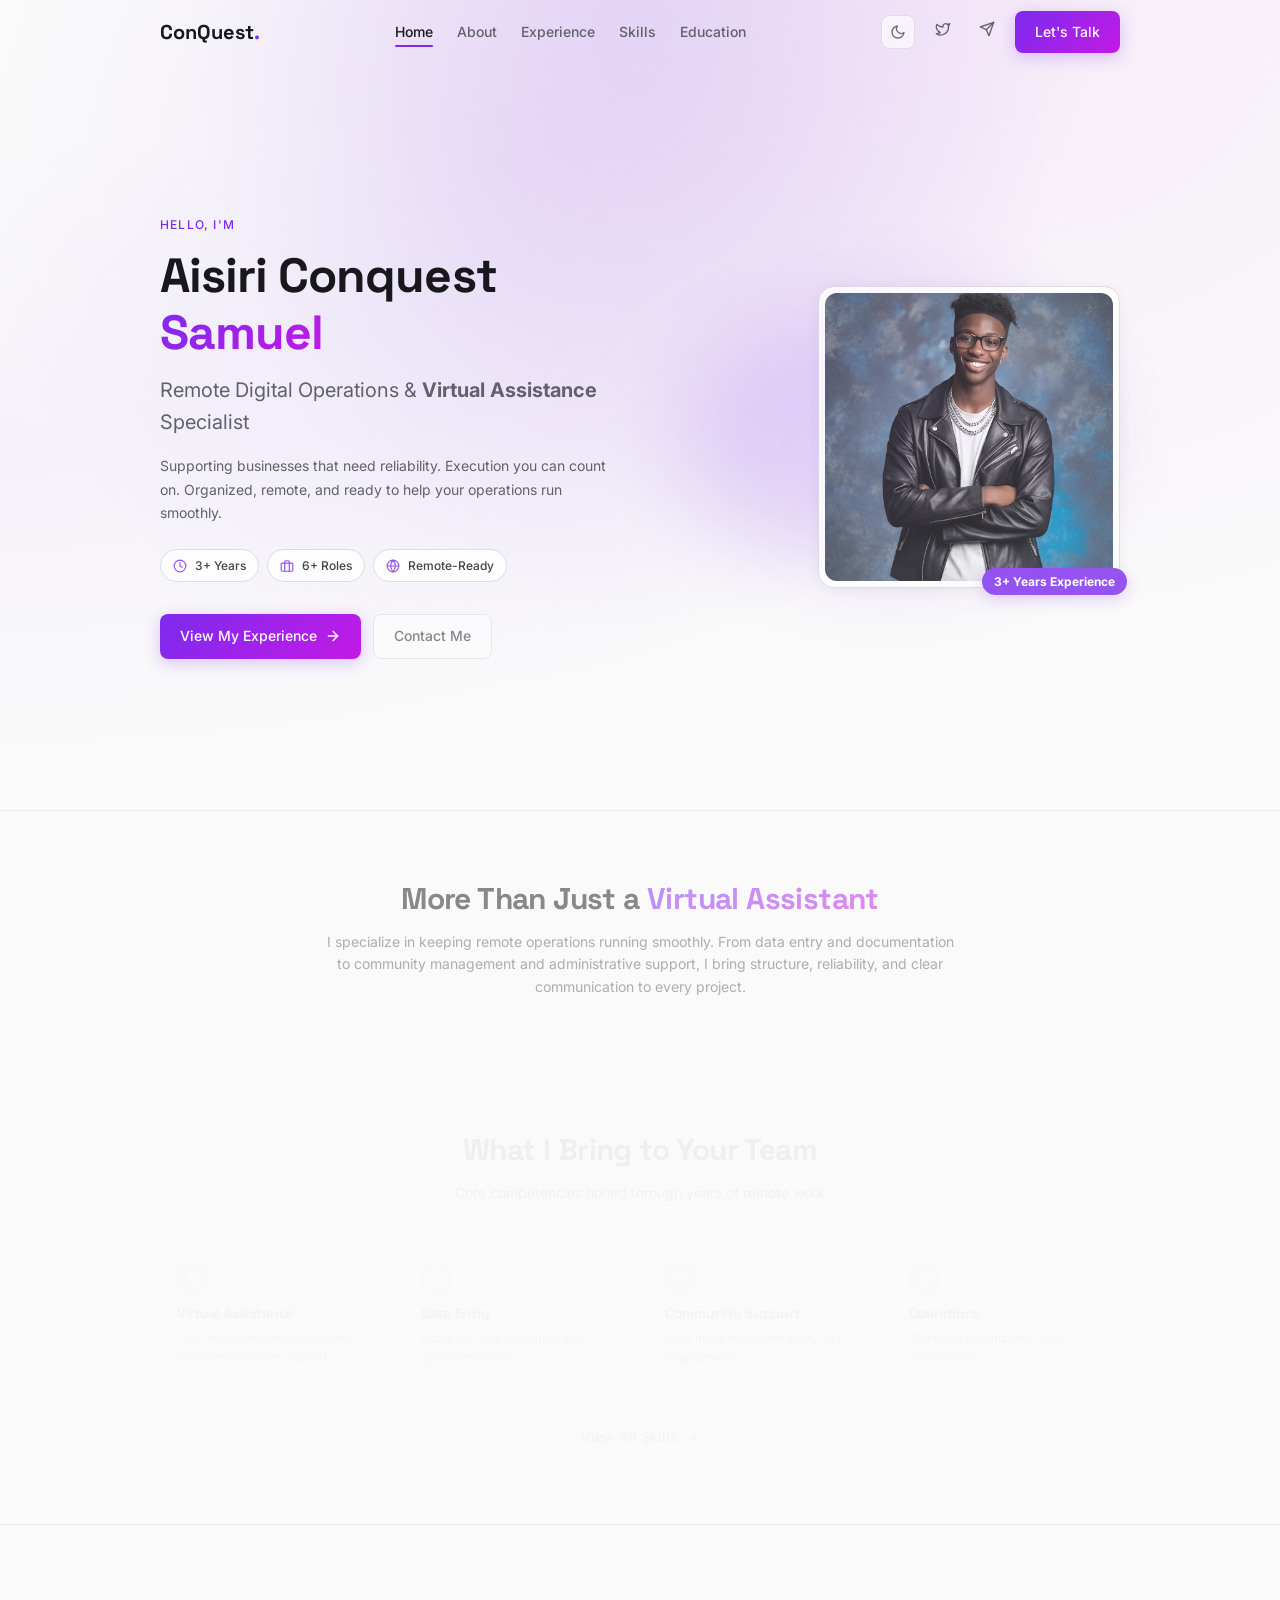
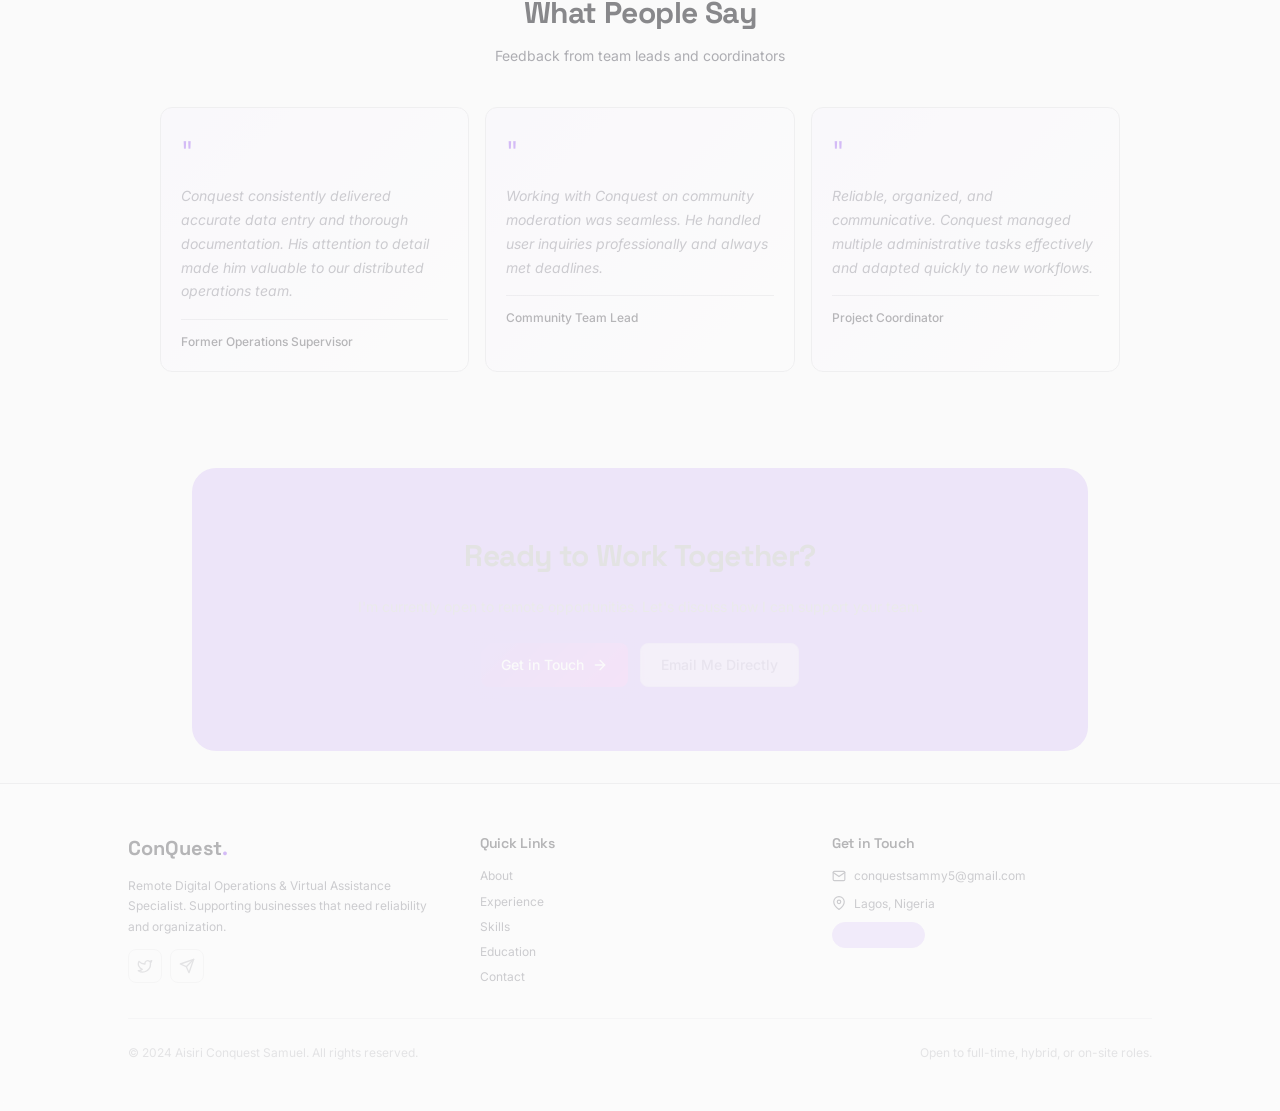
<file: public/HTML Website/index.html>
<!DOCTYPE html>
<html lang="en">
<head>
  <meta charset="UTF-8">
  <meta name="viewport" content="width=device-width, initial-scale=1.0">
  <meta name="description" content="Aisiri Conquest Samuel - Remote Digital Operations & Virtual Assistance Specialist. Supporting businesses with reliable execution, organized workflows, and clear communication.">
  <meta name="keywords" content="Virtual Assistant, Data Entry, Remote Operations, Community Support, Digital Operations">
  <meta name="author" content="Aisiri Conquest Samuel">
  <title>ConQuest | Remote Digital Operations & Virtual Assistance Specialist</title>
  <link rel="icon" type="image/jpeg" href="assets/conquest-profile.jpg">
  <link rel="stylesheet" href="style.css">
</head>
<body>
  <!-- Header -->
  <header class="header">
    <div class="section-container">
      <div class="header-inner">
        <a href="index.html" class="logo">ConQuest<span class="logo-dot">.</span></a>
        
        <nav class="nav">
          <a href="index.html" class="nav-link active">Home</a>
          <a href="about.html" class="nav-link">About</a>
          <a href="experience.html" class="nav-link">Experience</a>
          <a href="skills.html" class="nav-link">Skills</a>
          <a href="education.html" class="nav-link">Education</a>
        </nav>
        
        <div class="header-actions">
          <button class="theme-toggle" aria-label="Toggle theme">
            <svg class="icon-moon" width="16" height="16" viewBox="0 0 24 24" fill="none" stroke="currentColor" stroke-width="2" stroke-linecap="round" stroke-linejoin="round"><path d="M21 12.79A9 9 0 1 1 11.21 3 7 7 0 0 0 21 12.79z"></path></svg>
            <svg class="icon-sun" width="16" height="16" viewBox="0 0 24 24" fill="none" stroke="currentColor" stroke-width="2" stroke-linecap="round" stroke-linejoin="round" style="display:none;"><circle cx="12" cy="12" r="5"></circle><line x1="12" y1="1" x2="12" y2="3"></line><line x1="12" y1="21" x2="12" y2="23"></line><line x1="4.22" y1="4.22" x2="5.64" y2="5.64"></line><line x1="18.36" y1="18.36" x2="19.78" y2="19.78"></line><line x1="1" y1="12" x2="3" y2="12"></line><line x1="21" y1="12" x2="23" y2="12"></line><line x1="4.22" y1="19.78" x2="5.64" y2="18.36"></line><line x1="18.36" y1="5.64" x2="19.78" y2="4.22"></line></svg>
          </button>
          <a href="https://x.com/iamconqwest" target="_blank" rel="noopener noreferrer" class="social-link" aria-label="Twitter">
            <svg width="16" height="16" viewBox="0 0 24 24" fill="none" stroke="currentColor" stroke-width="2" stroke-linecap="round" stroke-linejoin="round"><path d="M22 4s-.7 2.1-2 3.4c1.6 10-9.4 17.3-18 11.6 2.2.1 4.4-.6 6-2C3 15.5.5 9.6 3 5c2.2 2.6 5.6 4.1 9 4-.9-4.2 4-6.6 7-3.8 1.1 0 3-1.2 3-1.2z"></path></svg>
          </a>
          <a href="https://t.me/BIG_CQ" target="_blank" rel="noopener noreferrer" class="social-link" aria-label="Telegram">
            <svg width="16" height="16" viewBox="0 0 24 24" fill="none" stroke="currentColor" stroke-width="2" stroke-linecap="round" stroke-linejoin="round"><line x1="22" y1="2" x2="11" y2="13"></line><polygon points="22 2 15 22 11 13 2 9 22 2"></polygon></svg>
          </a>
          <a href="contact.html" class="btn-primary">Let's Talk</a>
        </div>
        
        <div class="hide-desktop" style="display: flex; align-items: center; gap: 0.5rem;">
          <button class="theme-toggle" aria-label="Toggle theme">
            <svg class="icon-moon" width="16" height="16" viewBox="0 0 24 24" fill="none" stroke="currentColor" stroke-width="2" stroke-linecap="round" stroke-linejoin="round"><path d="M21 12.79A9 9 0 1 1 11.21 3 7 7 0 0 0 21 12.79z"></path></svg>
            <svg class="icon-sun" width="16" height="16" viewBox="0 0 24 24" fill="none" stroke="currentColor" stroke-width="2" stroke-linecap="round" stroke-linejoin="round" style="display:none;"><circle cx="12" cy="12" r="5"></circle><line x1="12" y1="1" x2="12" y2="3"></line><line x1="12" y1="21" x2="12" y2="23"></line><line x1="4.22" y1="4.22" x2="5.64" y2="5.64"></line><line x1="18.36" y1="18.36" x2="19.78" y2="19.78"></line><line x1="1" y1="12" x2="3" y2="12"></line><line x1="21" y1="12" x2="23" y2="12"></line><line x1="4.22" y1="19.78" x2="5.64" y2="18.36"></line><line x1="18.36" y1="5.64" x2="19.78" y2="4.22"></line></svg>
          </button>
          <button class="mobile-menu-btn" aria-label="Toggle menu">
            <svg class="icon-menu" width="20" height="20" viewBox="0 0 24 24" fill="none" stroke="currentColor" stroke-width="2" stroke-linecap="round" stroke-linejoin="round"><line x1="3" y1="12" x2="21" y2="12"></line><line x1="3" y1="6" x2="21" y2="6"></line><line x1="3" y1="18" x2="21" y2="18"></line></svg>
            <svg class="icon-close" width="20" height="20" viewBox="0 0 24 24" fill="none" stroke="currentColor" stroke-width="2" stroke-linecap="round" stroke-linejoin="round" style="display:none;"><line x1="18" y1="6" x2="6" y2="18"></line><line x1="6" y1="6" x2="18" y2="18"></line></svg>
          </button>
        </div>
      </div>
    </div>
    
    <!-- Mobile Menu -->
    <div class="mobile-menu">
      <nav class="section-container">
        <a href="index.html" class="mobile-nav-link active">Home</a>
        <a href="about.html" class="mobile-nav-link">About</a>
        <a href="experience.html" class="mobile-nav-link">Experience</a>
        <a href="skills.html" class="mobile-nav-link">Skills</a>
        <a href="education.html" class="mobile-nav-link">Education</a>
        <div style="display: flex; gap: 0.75rem; padding-top: 0.75rem; border-top: 1px solid var(--border); margin-top: 0.5rem;">
          <a href="https://x.com/iamconqwest" target="_blank" rel="noopener noreferrer" class="social-link" aria-label="Twitter">
            <svg width="16" height="16" viewBox="0 0 24 24" fill="none" stroke="currentColor" stroke-width="2" stroke-linecap="round" stroke-linejoin="round"><path d="M22 4s-.7 2.1-2 3.4c1.6 10-9.4 17.3-18 11.6 2.2.1 4.4-.6 6-2C3 15.5.5 9.6 3 5c2.2 2.6 5.6 4.1 9 4-.9-4.2 4-6.6 7-3.8 1.1 0 3-1.2 3-1.2z"></path></svg>
          </a>
          <a href="https://t.me/BIG_CQ" target="_blank" rel="noopener noreferrer" class="social-link" aria-label="Telegram">
            <svg width="16" height="16" viewBox="0 0 24 24" fill="none" stroke="currentColor" stroke-width="2" stroke-linecap="round" stroke-linejoin="round"><line x1="22" y1="2" x2="11" y2="13"></line><polygon points="22 2 15 22 11 13 2 9 22 2"></polygon></svg>
          </a>
        </div>
        <a href="contact.html" class="btn-primary" style="text-align: center; margin-top: 0.5rem;">Let's Talk</a>
      </nav>
    </div>
  </header>

  <main>
    <!-- Hero Glow -->
    <div class="hero-glow"></div>
    
    <!-- Hero Section -->
    <section class="hero">
      <div class="section-container">
        <div class="hero-grid">
          <!-- Left Content -->
          <div class="hero-content">
            <p class="hero-label">Hello, I'm</p>
            <h1 class="hero-title">
              Aisiri Conquest <span class="text-gradient">Samuel</span>
            </h1>
            <p class="hero-subtitle">
              Remote Digital Operations & <strong>Virtual Assistance</strong> Specialist
            </p>
            <p class="hero-description">
              Supporting businesses that need reliability. Execution you can count on. Organized, remote, and ready to help your operations run smoothly.
            </p>
            
            <!-- Stats -->
            <div class="stats">
              <span class="stat-badge">
                <svg width="14" height="14" viewBox="0 0 24 24" fill="none" stroke="currentColor" stroke-width="2" stroke-linecap="round" stroke-linejoin="round"><circle cx="12" cy="12" r="10"></circle><polyline points="12 6 12 12 16 14"></polyline></svg>
                3+ Years
              </span>
              <span class="stat-badge">
                <svg width="14" height="14" viewBox="0 0 24 24" fill="none" stroke="currentColor" stroke-width="2" stroke-linecap="round" stroke-linejoin="round"><rect x="2" y="7" width="20" height="14" rx="2" ry="2"></rect><path d="M16 21V5a2 2 0 0 0-2-2h-4a2 2 0 0 0-2 2v16"></path></svg>
                6+ Roles
              </span>
              <span class="stat-badge">
                <svg width="14" height="14" viewBox="0 0 24 24" fill="none" stroke="currentColor" stroke-width="2" stroke-linecap="round" stroke-linejoin="round"><circle cx="12" cy="12" r="10"></circle><line x1="2" y1="12" x2="22" y2="12"></line><path d="M12 2a15.3 15.3 0 0 1 4 10 15.3 15.3 0 0 1-4 10 15.3 15.3 0 0 1-4-10 15.3 15.3 0 0 1 4-10z"></path></svg>
                Remote-Ready
              </span>
            </div>
            
            <!-- CTAs -->
            <div class="hero-ctas">
              <a href="experience.html" class="btn-primary">
                View My Experience
                <svg width="16" height="16" viewBox="0 0 24 24" fill="none" stroke="currentColor" stroke-width="2" stroke-linecap="round" stroke-linejoin="round"><line x1="5" y1="12" x2="19" y2="12"></line><polyline points="12 5 19 12 12 19"></polyline></svg>
              </a>
              <a href="contact.html" class="btn-secondary">Contact Me</a>
            </div>
          </div>
          
          <!-- Right Content - Profile Image -->
          <div class="hero-image-container">
            <div class="hero-image-glow"></div>
            <div class="hero-image-wrapper">
              <img src="assets/conquest-profile.jpg" alt="Aisiri Conquest Samuel - Remote Digital Operations Specialist" class="hero-image">
              <span class="floating-badge">3+ Years Experience</span>
            </div>
          </div>
        </div>
      </div>
    </section>

    <!-- Tagline Section -->
    <section class="section section-border">
      <div class="section-container">
        <div style="text-align: center; max-width: 48rem; margin: 0 auto;">
          <h2 class="section-title">
            More Than Just a <span class="text-gradient">Virtual Assistant</span>
          </h2>
          <p class="section-subtitle" style="max-width: 40rem; margin: 0 auto;">
            I specialize in keeping remote operations running smoothly. From data entry and documentation to community management and administrative support, I bring structure, reliability, and clear communication to every project.
          </p>
        </div>
      </div>
    </section>

    <!-- Services Preview -->
    <section class="section services-section" style="background: linear-gradient(to bottom, hsl(265 85% 55% / 0.05), transparent);">
      <div class="section-container">
        <div class="section-header">
          <h2 class="section-title">What I Bring to Your Team</h2>
          <p class="section-subtitle">Core competencies honed through years of remote work</p>
        </div>
        
        <div class="services-grid">
          <div class="interactive-card interactive-card-compact service-card">
            <div class="icon-container icon-container-sm">
              <span>📋</span>
            </div>
            <h3>Virtual Assistance</h3>
            <p>Task management, scheduling, and administrative support.</p>
          </div>
          <div class="interactive-card interactive-card-compact service-card">
            <div class="icon-container icon-container-sm">
              <span>📊</span>
            </div>
            <h3>Data Entry</h3>
            <p>Accurate data validation and documentation.</p>
          </div>
          <div class="interactive-card interactive-card-compact service-card">
            <div class="icon-container icon-container-sm">
              <span>💬</span>
            </div>
            <h3>Community Support</h3>
            <p>User inquiries, moderation, and engagement.</p>
          </div>
          <div class="interactive-card interactive-card-compact service-card">
            <div class="icon-container icon-container-sm">
              <span>⚙️</span>
            </div>
            <h3>Operations</h3>
            <p>Workflow optimization and coordination.</p>
          </div>
        </div>
        
        <div style="text-align: center; margin-top: 2rem;">
          <a href="skills.html" class="btn-secondary">
            View All Skills
            <svg width="14" height="14" viewBox="0 0 24 24" fill="none" stroke="currentColor" stroke-width="2" stroke-linecap="round" stroke-linejoin="round"><line x1="5" y1="12" x2="19" y2="12"></line><polyline points="12 5 19 12 12 19"></polyline></svg>
          </a>
        </div>
      </div>
    </section>

    <!-- Testimonials -->
    <section class="section section-border">
      <div class="section-container">
        <div class="section-header">
          <h2 class="section-title">What People Say</h2>
          <p class="section-subtitle">Feedback from team leads and coordinators</p>
        </div>
        
        <div class="testimonials-grid">
          <div class="interactive-card">
            <div class="testimonial-quote">"</div>
            <p class="testimonial-text">Conquest consistently delivered accurate data entry and thorough documentation. His attention to detail made him valuable to our distributed operations team.</p>
            <div class="testimonial-author">Former Operations Supervisor</div>
          </div>
          <div class="interactive-card">
            <div class="testimonial-quote">"</div>
            <p class="testimonial-text">Working with Conquest on community moderation was seamless. He handled user inquiries professionally and always met deadlines.</p>
            <div class="testimonial-author">Community Team Lead</div>
          </div>
          <div class="interactive-card">
            <div class="testimonial-quote">"</div>
            <p class="testimonial-text">Reliable, organized, and communicative. Conquest managed multiple administrative tasks effectively and adapted quickly to new workflows.</p>
            <div class="testimonial-author">Project Coordinator</div>
          </div>
        </div>
      </div>
    </section>

    <!-- CTA Section -->
    <section class="cta-section">
      <div class="cta-content">
        <h2 class="cta-title">Ready to Work Together?</h2>
        <p class="cta-description">I'm currently open to remote opportunities. Let's discuss how I can support your team.</p>
        <div class="cta-buttons">
          <a href="contact.html" class="btn-primary">
            Get in Touch
            <svg width="16" height="16" viewBox="0 0 24 24" fill="none" stroke="currentColor" stroke-width="2" stroke-linecap="round" stroke-linejoin="round"><line x1="5" y1="12" x2="19" y2="12"></line><polyline points="12 5 19 12 12 19"></polyline></svg>
          </a>
          <a href="mailto:conquestsammy5@gmail.com" class="btn-secondary">Email Me Directly</a>
        </div>
      </div>
    </section>
  </main>

  <!-- Footer -->
  <footer class="footer">
    <div class="section-container footer-inner">
      <div class="footer-grid">
        <!-- Brand -->
        <div class="footer-brand">
          <a href="index.html" class="logo">ConQuest<span class="logo-dot">.</span></a>
          <p class="footer-description">Remote Digital Operations & Virtual Assistance Specialist. Supporting businesses that need reliability and organization.</p>
          <div class="footer-socials">
            <a href="https://x.com/iamconqwest" target="_blank" rel="noopener noreferrer" class="footer-social" aria-label="Twitter">
              <svg width="16" height="16" viewBox="0 0 24 24" fill="none" stroke="currentColor" stroke-width="2" stroke-linecap="round" stroke-linejoin="round"><path d="M22 4s-.7 2.1-2 3.4c1.6 10-9.4 17.3-18 11.6 2.2.1 4.4-.6 6-2C3 15.5.5 9.6 3 5c2.2 2.6 5.6 4.1 9 4-.9-4.2 4-6.6 7-3.8 1.1 0 3-1.2 3-1.2z"></path></svg>
            </a>
            <a href="https://t.me/BIG_CQ" target="_blank" rel="noopener noreferrer" class="footer-social" aria-label="Telegram">
              <svg width="16" height="16" viewBox="0 0 24 24" fill="none" stroke="currentColor" stroke-width="2" stroke-linecap="round" stroke-linejoin="round"><line x1="22" y1="2" x2="11" y2="13"></line><polygon points="22 2 15 22 11 13 2 9 22 2"></polygon></svg>
            </a>
          </div>
        </div>
        
        <!-- Quick Links -->
        <div>
          <h3 class="footer-links-title">Quick Links</h3>
          <nav class="footer-links">
            <a href="about.html" class="footer-link">About</a>
            <a href="experience.html" class="footer-link">Experience</a>
            <a href="skills.html" class="footer-link">Skills</a>
            <a href="education.html" class="footer-link">Education</a>
            <a href="contact.html" class="footer-link">Contact</a>
          </nav>
        </div>
        
        <!-- Contact Info -->
        <div>
          <h3 class="footer-links-title">Get in Touch</h3>
          <div class="footer-contact-item">
            <svg width="14" height="14" viewBox="0 0 24 24" fill="none" stroke="currentColor" stroke-width="2" stroke-linecap="round" stroke-linejoin="round"><path d="M4 4h16c1.1 0 2 .9 2 2v12c0 1.1-.9 2-2 2H4c-1.1 0-2-.9-2-2V6c0-1.1.9-2 2-2z"></path><polyline points="22,6 12,13 2,6"></polyline></svg>
            <a href="mailto:conquestsammy5@gmail.com">conquestsammy5@gmail.com</a>
          </div>
          <div class="footer-contact-item">
            <svg width="14" height="14" viewBox="0 0 24 24" fill="none" stroke="currentColor" stroke-width="2" stroke-linecap="round" stroke-linejoin="round"><path d="M21 10c0 7-9 13-9 13s-9-6-9-13a9 9 0 0 1 18 0z"></path><circle cx="12" cy="10" r="3"></circle></svg>
            <span>Lagos, Nigeria</span>
          </div>
          <span class="footer-badge">Remote-Ready</span>
        </div>
      </div>
      
      <!-- Bottom Bar -->
      <div class="footer-bottom">
        <p>© 2024 Aisiri Conquest Samuel. All rights reserved.</p>
        <p>Open to full-time, hybrid, or on-site roles.</p>
      </div>
    </div>
  </footer>

  <script src="script.js"></script>
</body>
</html>
</file>
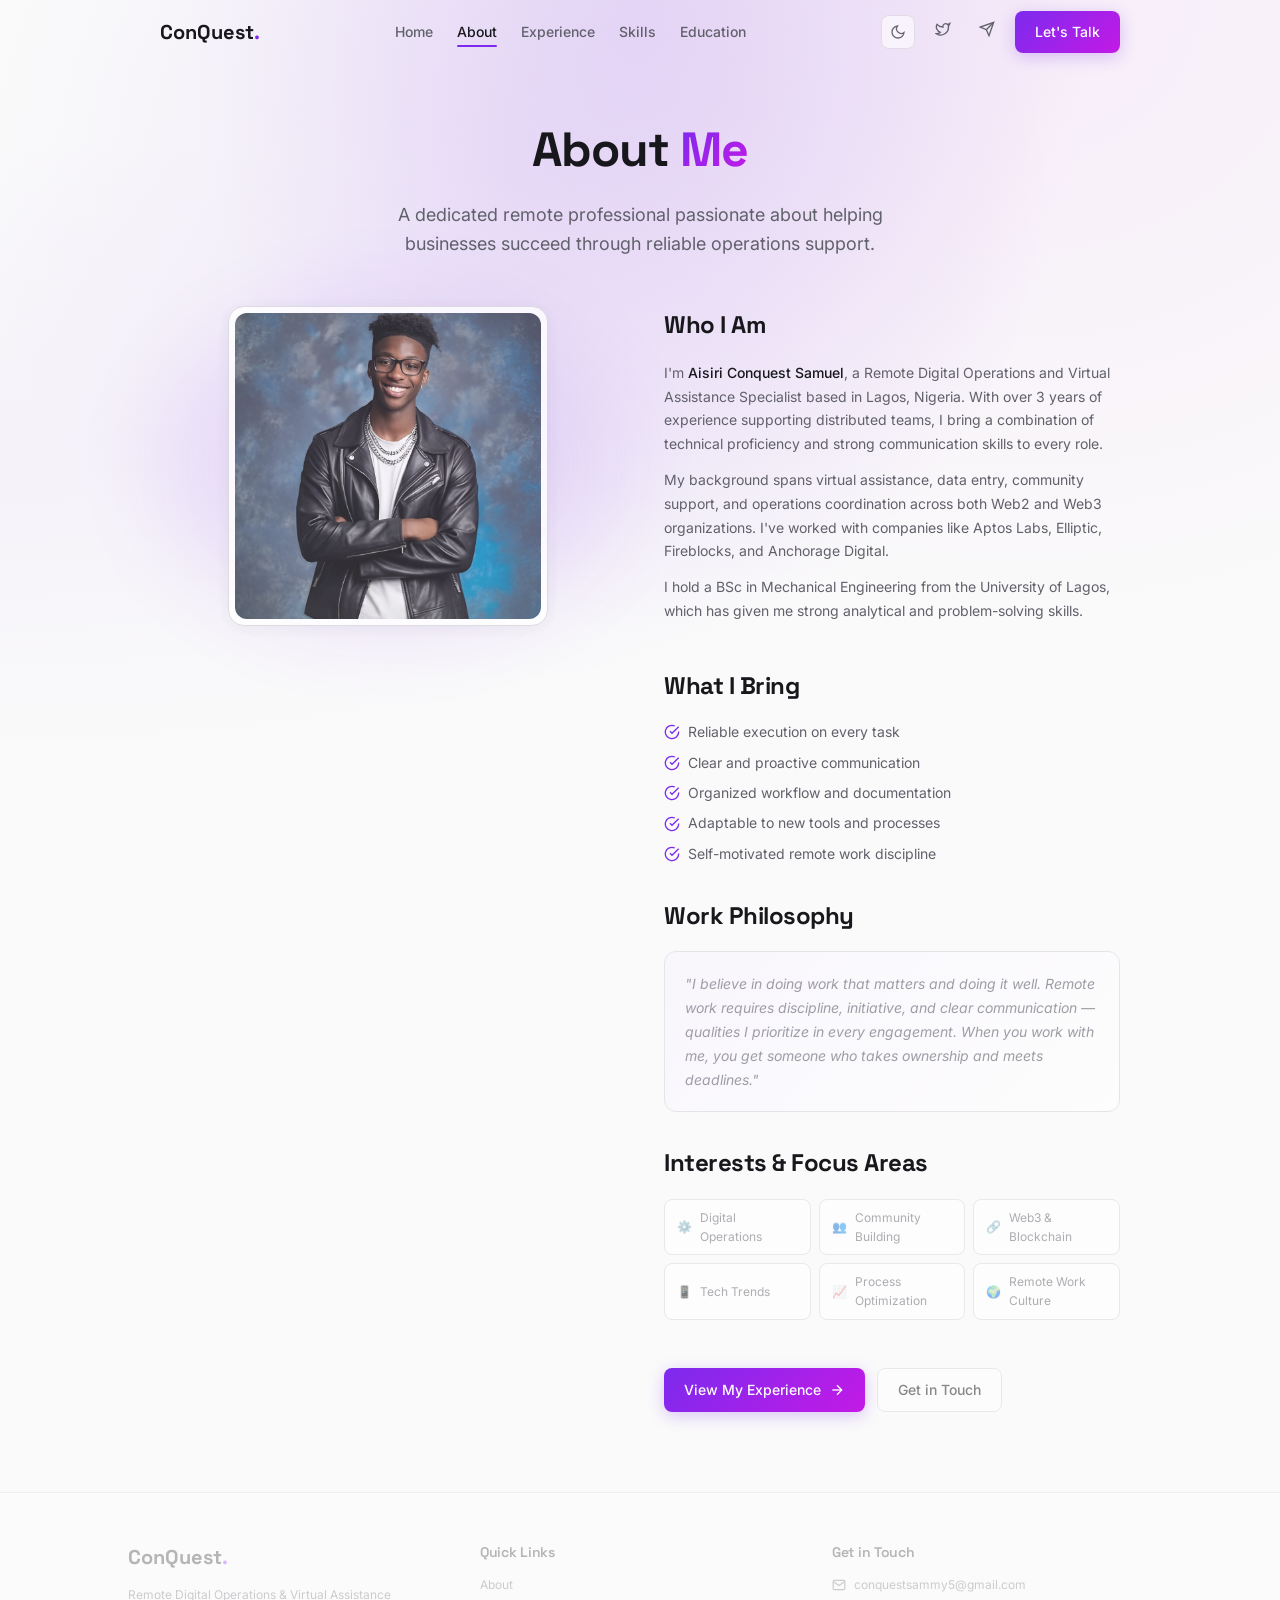
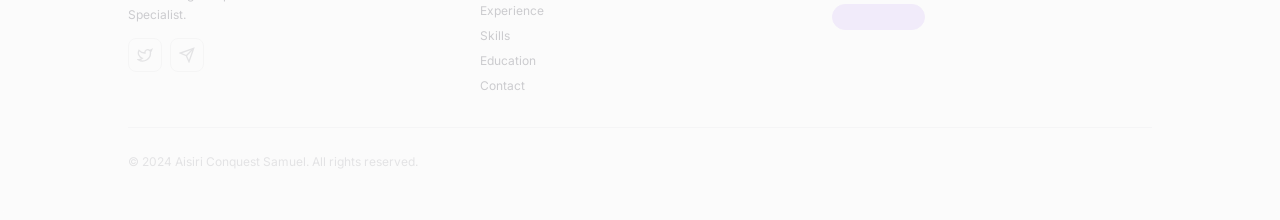
<file: public/HTML Website/about.html>
<!DOCTYPE html>
<html lang="en">
<head>
  <meta charset="UTF-8">
  <meta name="viewport" content="width=device-width, initial-scale=1.0">
  <meta name="description" content="About Aisiri Conquest Samuel - Remote Digital Operations & Virtual Assistance Specialist based in Lagos, Nigeria.">
  <title>About | ConQuest</title>
  <link rel="icon" type="image/jpeg" href="assets/conquest-profile.jpg">
  <link rel="stylesheet" href="style.css">
</head>
<body>
  <header class="header">
    <div class="section-container">
      <div class="header-inner">
        <a href="index.html" class="logo">ConQuest<span class="logo-dot">.</span></a>
        <nav class="nav">
          <a href="index.html" class="nav-link">Home</a>
          <a href="about.html" class="nav-link active">About</a>
          <a href="experience.html" class="nav-link">Experience</a>
          <a href="skills.html" class="nav-link">Skills</a>
          <a href="education.html" class="nav-link">Education</a>
        </nav>
        <div class="header-actions">
          <button class="theme-toggle" aria-label="Toggle theme">
            <svg class="icon-moon" width="16" height="16" viewBox="0 0 24 24" fill="none" stroke="currentColor" stroke-width="2"><path d="M21 12.79A9 9 0 1 1 11.21 3 7 7 0 0 0 21 12.79z"></path></svg>
            <svg class="icon-sun" width="16" height="16" viewBox="0 0 24 24" fill="none" stroke="currentColor" stroke-width="2" style="display:none;"><circle cx="12" cy="12" r="5"></circle><line x1="12" y1="1" x2="12" y2="3"></line><line x1="12" y1="21" x2="12" y2="23"></line><line x1="4.22" y1="4.22" x2="5.64" y2="5.64"></line><line x1="18.36" y1="18.36" x2="19.78" y2="19.78"></line><line x1="1" y1="12" x2="3" y2="12"></line><line x1="21" y1="12" x2="23" y2="12"></line><line x1="4.22" y1="19.78" x2="5.64" y2="18.36"></line><line x1="18.36" y1="5.64" x2="19.78" y2="4.22"></line></svg>
          </button>
          <a href="https://x.com/iamconqwest" target="_blank" class="social-link"><svg width="16" height="16" viewBox="0 0 24 24" fill="none" stroke="currentColor" stroke-width="2"><path d="M22 4s-.7 2.1-2 3.4c1.6 10-9.4 17.3-18 11.6 2.2.1 4.4-.6 6-2C3 15.5.5 9.6 3 5c2.2 2.6 5.6 4.1 9 4-.9-4.2 4-6.6 7-3.8 1.1 0 3-1.2 3-1.2z"></path></svg></a>
          <a href="https://t.me/BIG_CQ" target="_blank" class="social-link"><svg width="16" height="16" viewBox="0 0 24 24" fill="none" stroke="currentColor" stroke-width="2"><line x1="22" y1="2" x2="11" y2="13"></line><polygon points="22 2 15 22 11 13 2 9 22 2"></polygon></svg></a>
          <a href="contact.html" class="btn-primary">Let's Talk</a>
        </div>
        <div class="hide-desktop" style="display: flex; align-items: center; gap: 0.5rem;">
          <button class="theme-toggle"><svg class="icon-moon" width="16" height="16" viewBox="0 0 24 24" fill="none" stroke="currentColor" stroke-width="2"><path d="M21 12.79A9 9 0 1 1 11.21 3 7 7 0 0 0 21 12.79z"></path></svg><svg class="icon-sun" width="16" height="16" viewBox="0 0 24 24" fill="none" stroke="currentColor" stroke-width="2" style="display:none;"><circle cx="12" cy="12" r="5"></circle></svg></button>
          <button class="mobile-menu-btn"><svg class="icon-menu" width="20" height="20" viewBox="0 0 24 24" fill="none" stroke="currentColor" stroke-width="2"><line x1="3" y1="12" x2="21" y2="12"></line><line x1="3" y1="6" x2="21" y2="6"></line><line x1="3" y1="18" x2="21" y2="18"></line></svg><svg class="icon-close" width="20" height="20" viewBox="0 0 24 24" fill="none" stroke="currentColor" stroke-width="2" style="display:none;"><line x1="18" y1="6" x2="6" y2="18"></line><line x1="6" y1="6" x2="18" y2="18"></line></svg></button>
        </div>
      </div>
    </div>
    <div class="mobile-menu"><nav class="section-container"><a href="index.html" class="mobile-nav-link">Home</a><a href="about.html" class="mobile-nav-link active">About</a><a href="experience.html" class="mobile-nav-link">Experience</a><a href="skills.html" class="mobile-nav-link">Skills</a><a href="education.html" class="mobile-nav-link">Education</a><a href="contact.html" class="btn-primary" style="text-align:center;margin-top:0.5rem;">Let's Talk</a></nav></div>
  </header>

  <main>
    <div class="hero-glow"></div>
    <section class="page-header"><h1 class="page-title">About <span class="text-gradient">Me</span></h1><p class="page-subtitle">A dedicated remote professional passionate about helping businesses succeed through reliable operations support.</p></section>

    <section style="padding-bottom: 5rem;">
      <div class="section-container">
        <div class="about-grid">
          <div class="about-image-container"><div class="about-image-sticky"><div class="about-image-glow"></div><div class="about-image-wrapper"><img src="assets/conquest-profile.jpg" alt="Aisiri Conquest Samuel" class="about-image"></div></div></div>
          <div class="about-content">
            <div class="about-section"><h2 class="about-section-title">Who I Am</h2><p class="about-text">I'm <strong>Aisiri Conquest Samuel</strong>, a Remote Digital Operations and Virtual Assistance Specialist based in Lagos, Nigeria. With over 3 years of experience supporting distributed teams, I bring a combination of technical proficiency and strong communication skills to every role.</p><p class="about-text">My background spans virtual assistance, data entry, community support, and operations coordination across both Web2 and Web3 organizations. I've worked with companies like Aptos Labs, Elliptic, Fireblocks, and Anchorage Digital.</p><p class="about-text">I hold a BSc in Mechanical Engineering from the University of Lagos, which has given me strong analytical and problem-solving skills.</p></div>
            <div class="about-section"><h2 class="about-section-title">What I Bring</h2><ul class="value-list"><li><svg width="16" height="16" viewBox="0 0 24 24" fill="none" stroke="currentColor" stroke-width="2"><path d="M22 11.08V12a10 10 0 1 1-5.93-9.14"></path><polyline points="22 4 12 14.01 9 11.01"></polyline></svg>Reliable execution on every task</li><li><svg width="16" height="16" viewBox="0 0 24 24" fill="none" stroke="currentColor" stroke-width="2"><path d="M22 11.08V12a10 10 0 1 1-5.93-9.14"></path><polyline points="22 4 12 14.01 9 11.01"></polyline></svg>Clear and proactive communication</li><li><svg width="16" height="16" viewBox="0 0 24 24" fill="none" stroke="currentColor" stroke-width="2"><path d="M22 11.08V12a10 10 0 1 1-5.93-9.14"></path><polyline points="22 4 12 14.01 9 11.01"></polyline></svg>Organized workflow and documentation</li><li><svg width="16" height="16" viewBox="0 0 24 24" fill="none" stroke="currentColor" stroke-width="2"><path d="M22 11.08V12a10 10 0 1 1-5.93-9.14"></path><polyline points="22 4 12 14.01 9 11.01"></polyline></svg>Adaptable to new tools and processes</li><li><svg width="16" height="16" viewBox="0 0 24 24" fill="none" stroke="currentColor" stroke-width="2"><path d="M22 11.08V12a10 10 0 1 1-5.93-9.14"></path><polyline points="22 4 12 14.01 9 11.01"></polyline></svg>Self-motivated remote work discipline</li></ul></div>
            <div class="about-section"><h2 class="about-section-title">Work Philosophy</h2><div class="interactive-card"><p class="philosophy-quote">"I believe in doing work that matters and doing it well. Remote work requires discipline, initiative, and clear communication — qualities I prioritize in every engagement. When you work with me, you get someone who takes ownership and meets deadlines."</p></div></div>
            <div class="about-section"><h2 class="about-section-title">Interests & Focus Areas</h2><div class="interests-grid"><div class="interest-item"><span>⚙️</span><span>Digital Operations</span></div><div class="interest-item"><span>👥</span><span>Community Building</span></div><div class="interest-item"><span>🔗</span><span>Web3 & Blockchain</span></div><div class="interest-item"><span>📱</span><span>Tech Trends</span></div><div class="interest-item"><span>📈</span><span>Process Optimization</span></div><div class="interest-item"><span>🌍</span><span>Remote Work Culture</span></div></div></div>
            <div class="about-ctas"><a href="experience.html" class="btn-primary">View My Experience <svg width="16" height="16" viewBox="0 0 24 24" fill="none" stroke="currentColor" stroke-width="2"><line x1="5" y1="12" x2="19" y2="12"></line><polyline points="12 5 19 12 12 19"></polyline></svg></a><a href="contact.html" class="btn-secondary">Get in Touch</a></div>
          </div>
        </div>
      </div>
    </section>
  </main>

  <footer class="footer"><div class="section-container footer-inner"><div class="footer-grid"><div class="footer-brand"><a href="index.html" class="logo">ConQuest<span class="logo-dot">.</span></a><p class="footer-description">Remote Digital Operations & Virtual Assistance Specialist.</p><div class="footer-socials"><a href="https://x.com/iamconqwest" target="_blank" class="footer-social"><svg width="16" height="16" viewBox="0 0 24 24" fill="none" stroke="currentColor" stroke-width="2"><path d="M22 4s-.7 2.1-2 3.4c1.6 10-9.4 17.3-18 11.6 2.2.1 4.4-.6 6-2C3 15.5.5 9.6 3 5c2.2 2.6 5.6 4.1 9 4-.9-4.2 4-6.6 7-3.8 1.1 0 3-1.2 3-1.2z"></path></svg></a><a href="https://t.me/BIG_CQ" target="_blank" class="footer-social"><svg width="16" height="16" viewBox="0 0 24 24" fill="none" stroke="currentColor" stroke-width="2"><line x1="22" y1="2" x2="11" y2="13"></line><polygon points="22 2 15 22 11 13 2 9 22 2"></polygon></svg></a></div></div><div><h3 class="footer-links-title">Quick Links</h3><nav class="footer-links"><a href="about.html" class="footer-link">About</a><a href="experience.html" class="footer-link">Experience</a><a href="skills.html" class="footer-link">Skills</a><a href="education.html" class="footer-link">Education</a><a href="contact.html" class="footer-link">Contact</a></nav></div><div><h3 class="footer-links-title">Get in Touch</h3><div class="footer-contact-item"><svg width="14" height="14" viewBox="0 0 24 24" fill="none" stroke="currentColor" stroke-width="2"><path d="M4 4h16c1.1 0 2 .9 2 2v12c0 1.1-.9 2-2 2H4c-1.1 0-2-.9-2-2V6c0-1.1.9-2 2-2z"></path><polyline points="22,6 12,13 2,6"></polyline></svg><a href="mailto:conquestsammy5@gmail.com">conquestsammy5@gmail.com</a></div><span class="footer-badge">Remote-Ready</span></div></div><div class="footer-bottom"><p>© 2024 Aisiri Conquest Samuel. All rights reserved.</p></div></div></footer>
  <script src="script.js"></script>
</body>
</html>
</file>
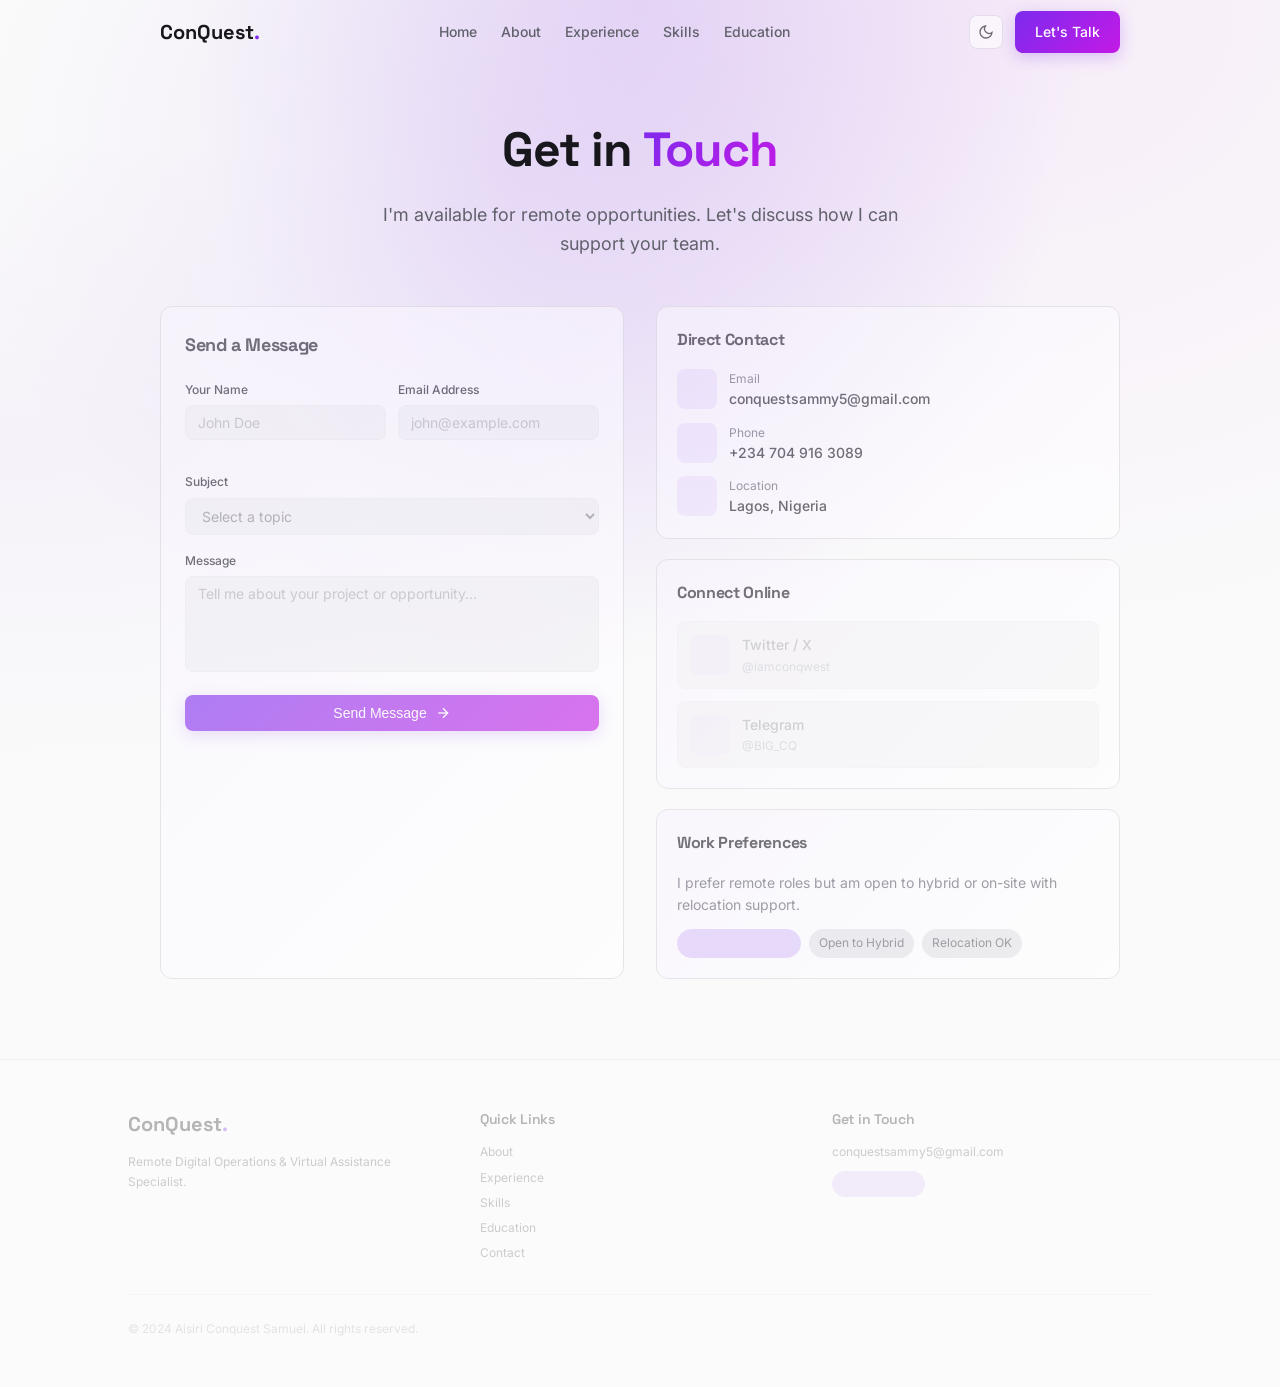
<file: public/HTML Website/contact.html>
<!DOCTYPE html>
<html lang="en">
<head>
  <meta charset="UTF-8">
  <meta name="viewport" content="width=device-width, initial-scale=1.0">
  <meta name="description" content="Contact Aisiri Conquest Samuel - Remote Digital Operations & Virtual Assistance Specialist.">
  <title>Contact | ConQuest</title>
  <link rel="icon" type="image/jpeg" href="assets/conquest-profile.jpg">
  <link rel="stylesheet" href="style.css">
</head>
<body>
  <header class="header"><div class="section-container"><div class="header-inner"><a href="index.html" class="logo">ConQuest<span class="logo-dot">.</span></a><nav class="nav"><a href="index.html" class="nav-link">Home</a><a href="about.html" class="nav-link">About</a><a href="experience.html" class="nav-link">Experience</a><a href="skills.html" class="nav-link">Skills</a><a href="education.html" class="nav-link">Education</a></nav><div class="header-actions"><button class="theme-toggle"><svg class="icon-moon" width="16" height="16" viewBox="0 0 24 24" fill="none" stroke="currentColor" stroke-width="2"><path d="M21 12.79A9 9 0 1 1 11.21 3 7 7 0 0 0 21 12.79z"></path></svg><svg class="icon-sun" width="16" height="16" viewBox="0 0 24 24" fill="none" stroke="currentColor" stroke-width="2" style="display:none;"><circle cx="12" cy="12" r="5"></circle></svg></button><a href="contact.html" class="btn-primary">Let's Talk</a></div><div class="hide-desktop" style="display:flex;align-items:center;gap:0.5rem;"><button class="theme-toggle"><svg class="icon-moon" width="16" height="16" viewBox="0 0 24 24" fill="none" stroke="currentColor" stroke-width="2"><path d="M21 12.79A9 9 0 1 1 11.21 3 7 7 0 0 0 21 12.79z"></path></svg><svg class="icon-sun" width="16" height="16" viewBox="0 0 24 24" fill="none" stroke="currentColor" stroke-width="2" style="display:none;"><circle cx="12" cy="12" r="5"></circle></svg></button><button class="mobile-menu-btn"><svg class="icon-menu" width="20" height="20" viewBox="0 0 24 24" fill="none" stroke="currentColor" stroke-width="2"><line x1="3" y1="12" x2="21" y2="12"></line><line x1="3" y1="6" x2="21" y2="6"></line><line x1="3" y1="18" x2="21" y2="18"></line></svg><svg class="icon-close" width="20" height="20" viewBox="0 0 24 24" fill="none" stroke="currentColor" stroke-width="2" style="display:none;"><line x1="18" y1="6" x2="6" y2="18"></line><line x1="6" y1="6" x2="18" y2="18"></line></svg></button></div></div></div><div class="mobile-menu"><nav class="section-container"><a href="index.html" class="mobile-nav-link">Home</a><a href="about.html" class="mobile-nav-link">About</a><a href="experience.html" class="mobile-nav-link">Experience</a><a href="skills.html" class="mobile-nav-link">Skills</a><a href="education.html" class="mobile-nav-link">Education</a><a href="contact.html" class="btn-primary" style="text-align:center;margin-top:0.5rem;">Let's Talk</a></nav></div></header>

  <main>
    <div class="hero-glow"></div>
    <section class="page-header"><h1 class="page-title">Get in <span class="text-gradient">Touch</span></h1><p class="page-subtitle">I'm available for remote opportunities. Let's discuss how I can support your team.</p></section>

    <section style="padding-bottom: 5rem;">
      <div class="section-container">
        <div class="contact-grid">
          <div class="interactive-card contact-form-card">
            <h2 class="contact-form-title">Send a Message</h2>
            <form class="contact-form">
              <div class="form-row">
                <div class="form-group"><label class="form-label" for="name">Your Name</label><input type="text" id="name" name="name" class="form-input" placeholder="John Doe" required></div>
                <div class="form-group"><label class="form-label" for="email">Email Address</label><input type="email" id="email" name="email" class="form-input" placeholder="john@example.com" required></div>
              </div>
              <div class="form-group"><label class="form-label" for="subject">Subject</label><select id="subject" name="subject" class="form-select" required><option value="">Select a topic</option><option value="job">Job Opportunity</option><option value="project">Project Collaboration</option><option value="freelance">Freelance Work</option><option value="general">General Inquiry</option></select></div>
              <div class="form-group"><label class="form-label" for="message">Message</label><textarea id="message" name="message" class="form-textarea" placeholder="Tell me about your project or opportunity..." required></textarea></div>
              <button type="submit" class="btn-primary" style="width: 100%;">Send Message <svg width="16" height="16" viewBox="0 0 24 24" fill="none" stroke="currentColor" stroke-width="2"><line x1="5" y1="12" x2="19" y2="12"></line><polyline points="12 5 19 12 12 19"></polyline></svg></button>
            </form>
          </div>

          <div class="contact-info-wrapper">
            <div class="interactive-card contact-info-card">
              <h3 class="contact-info-title">Direct Contact</h3>
              <div class="contact-info-list">
                <div class="contact-info-item"><div class="icon-container"><svg width="16" height="16" viewBox="0 0 24 24" fill="none" stroke="currentColor" stroke-width="2" style="color: var(--primary);"><path d="M4 4h16c1.1 0 2 .9 2 2v12c0 1.1-.9 2-2 2H4c-1.1 0-2-.9-2-2V6c0-1.1.9-2 2-2z"></path><polyline points="22,6 12,13 2,6"></polyline></svg></div><div><p class="contact-info-label">Email</p><p class="contact-info-value"><a href="mailto:conquestsammy5@gmail.com">conquestsammy5@gmail.com</a></p></div></div>
                <div class="contact-info-item"><div class="icon-container"><svg width="16" height="16" viewBox="0 0 24 24" fill="none" stroke="currentColor" stroke-width="2" style="color: var(--primary);"><path d="M22 16.92v3a2 2 0 0 1-2.18 2 19.79 19.79 0 0 1-8.63-3.07 19.5 19.5 0 0 1-6-6 19.79 19.79 0 0 1-3.07-8.67A2 2 0 0 1 4.11 2h3a2 2 0 0 1 2 1.72 12.84 12.84 0 0 0 .7 2.81 2 2 0 0 1-.45 2.11L8.09 9.91a16 16 0 0 0 6 6l1.27-1.27a2 2 0 0 1 2.11-.45 12.84 12.84 0 0 0 2.81.7A2 2 0 0 1 22 16.92z"></path></svg></div><div><p class="contact-info-label">Phone</p><p class="contact-info-value"><a href="tel:+2347049163089">+234 704 916 3089</a></p></div></div>
                <div class="contact-info-item"><div class="icon-container"><svg width="16" height="16" viewBox="0 0 24 24" fill="none" stroke="currentColor" stroke-width="2" style="color: var(--primary);"><path d="M21 10c0 7-9 13-9 13s-9-6-9-13a9 9 0 0 1 18 0z"></path><circle cx="12" cy="10" r="3"></circle></svg></div><div><p class="contact-info-label">Location</p><p class="contact-info-value">Lagos, Nigeria</p></div></div>
              </div>
            </div>

            <div class="interactive-card contact-info-card">
              <h3 class="contact-info-title">Connect Online</h3>
              <div style="display: flex; flex-direction: column; gap: 0.75rem;">
                <a href="https://x.com/iamconqwest" target="_blank" class="social-card"><div class="icon-container"><svg width="16" height="16" viewBox="0 0 24 24" fill="none" stroke="currentColor" stroke-width="2" style="color: var(--primary);"><path d="M22 4s-.7 2.1-2 3.4c1.6 10-9.4 17.3-18 11.6 2.2.1 4.4-.6 6-2C3 15.5.5 9.6 3 5c2.2 2.6 5.6 4.1 9 4-.9-4.2 4-6.6 7-3.8 1.1 0 3-1.2 3-1.2z"></path></svg></div><div><p class="social-card-name">Twitter / X</p><p class="social-card-username">@iamconqwest</p></div></a>
                <a href="https://t.me/BIG_CQ" target="_blank" class="social-card"><div class="icon-container"><svg width="16" height="16" viewBox="0 0 24 24" fill="none" stroke="currentColor" stroke-width="2" style="color: var(--primary);"><line x1="22" y1="2" x2="11" y2="13"></line><polygon points="22 2 15 22 11 13 2 9 22 2"></polygon></svg></div><div><p class="social-card-name">Telegram</p><p class="social-card-username">@BIG_CQ</p></div></a>
              </div>
            </div>

            <div class="interactive-card contact-info-card">
              <h3 class="contact-info-title">Work Preferences</h3>
              <p class="work-prefs-description">I prefer remote roles but am open to hybrid or on-site with relocation support.</p>
              <div class="work-prefs-tags"><span class="work-pref-tag primary">Remote Preferred</span><span class="work-pref-tag">Open to Hybrid</span><span class="work-pref-tag">Relocation OK</span></div>
            </div>
          </div>
        </div>
      </div>
    </section>
  </main>

  <footer class="footer"><div class="section-container footer-inner"><div class="footer-grid"><div class="footer-brand"><a href="index.html" class="logo">ConQuest<span class="logo-dot">.</span></a><p class="footer-description">Remote Digital Operations & Virtual Assistance Specialist.</p></div><div><h3 class="footer-links-title">Quick Links</h3><nav class="footer-links"><a href="about.html" class="footer-link">About</a><a href="experience.html" class="footer-link">Experience</a><a href="skills.html" class="footer-link">Skills</a><a href="education.html" class="footer-link">Education</a><a href="contact.html" class="footer-link">Contact</a></nav></div><div><h3 class="footer-links-title">Get in Touch</h3><div class="footer-contact-item"><a href="mailto:conquestsammy5@gmail.com">conquestsammy5@gmail.com</a></div><span class="footer-badge">Remote-Ready</span></div></div><div class="footer-bottom"><p>© 2024 Aisiri Conquest Samuel. All rights reserved.</p></div></div></footer>
  <script src="script.js"></script>
</body>
</html>
</file>
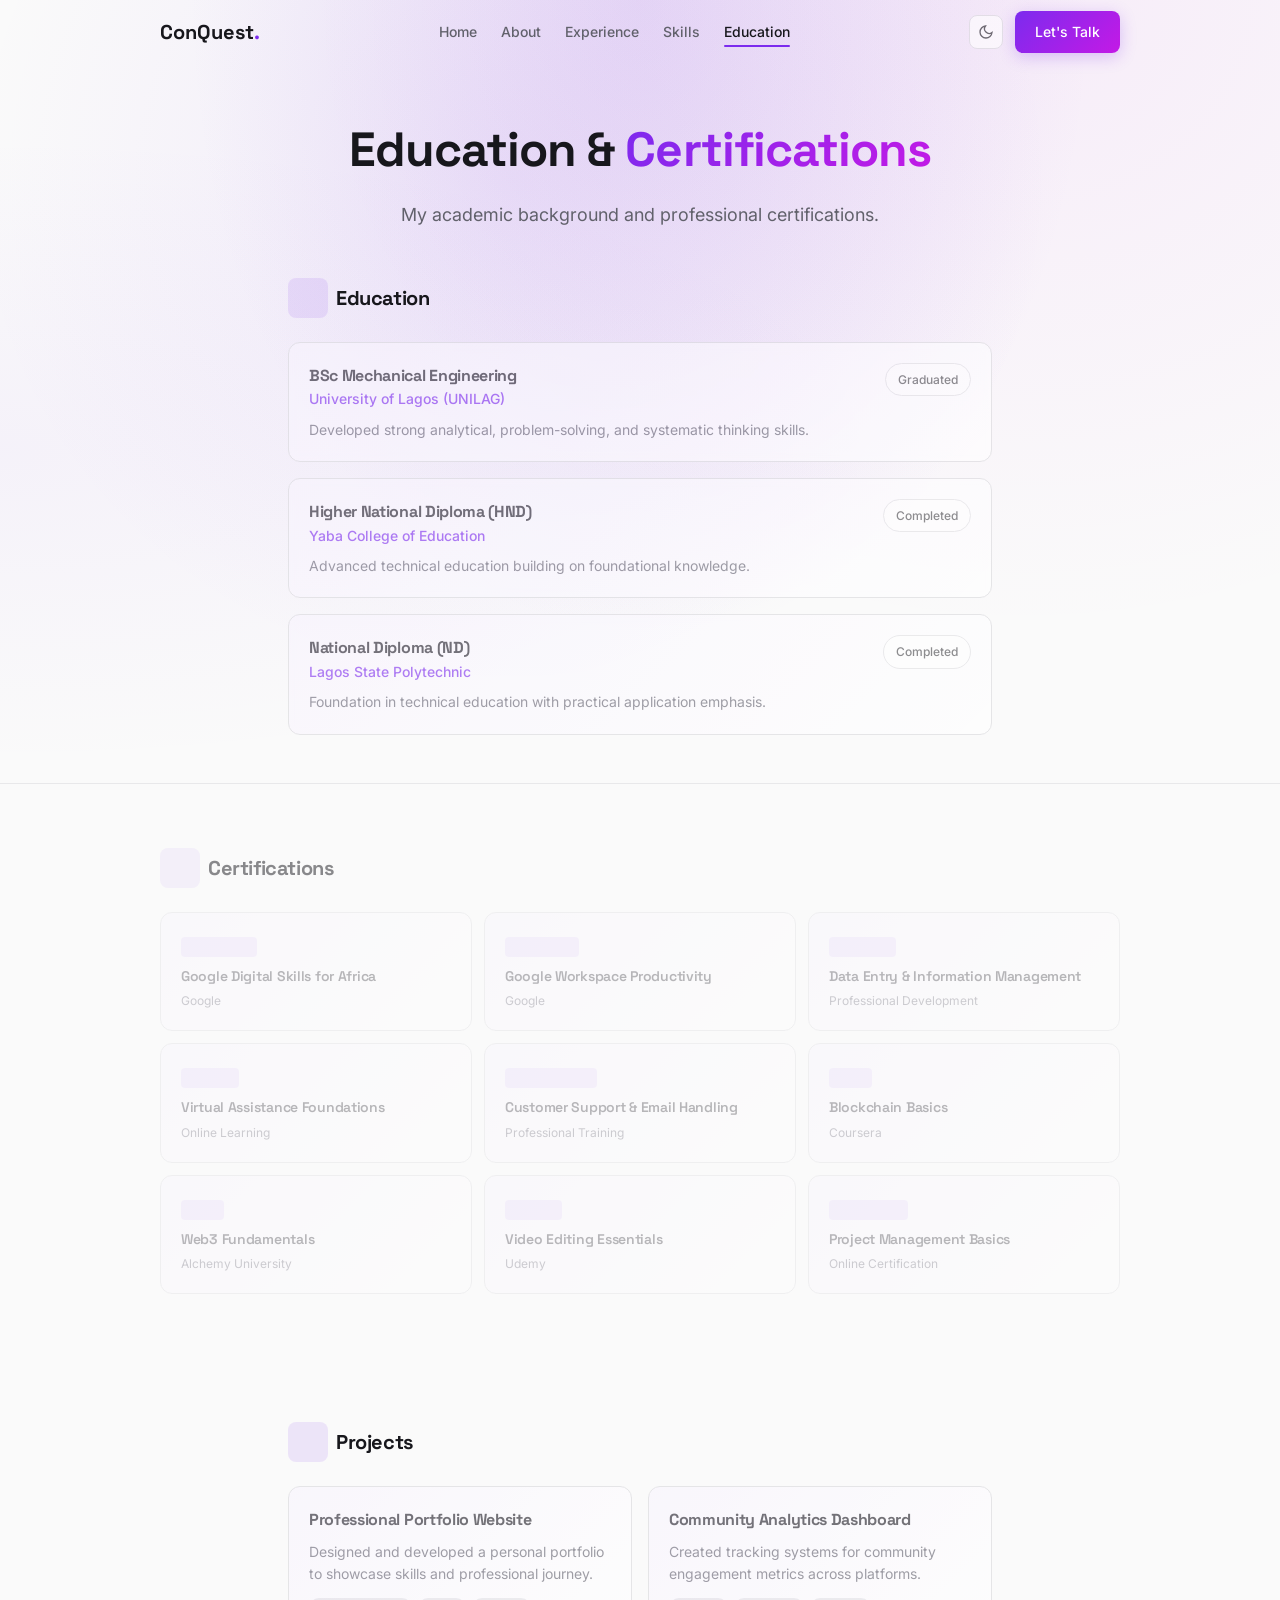
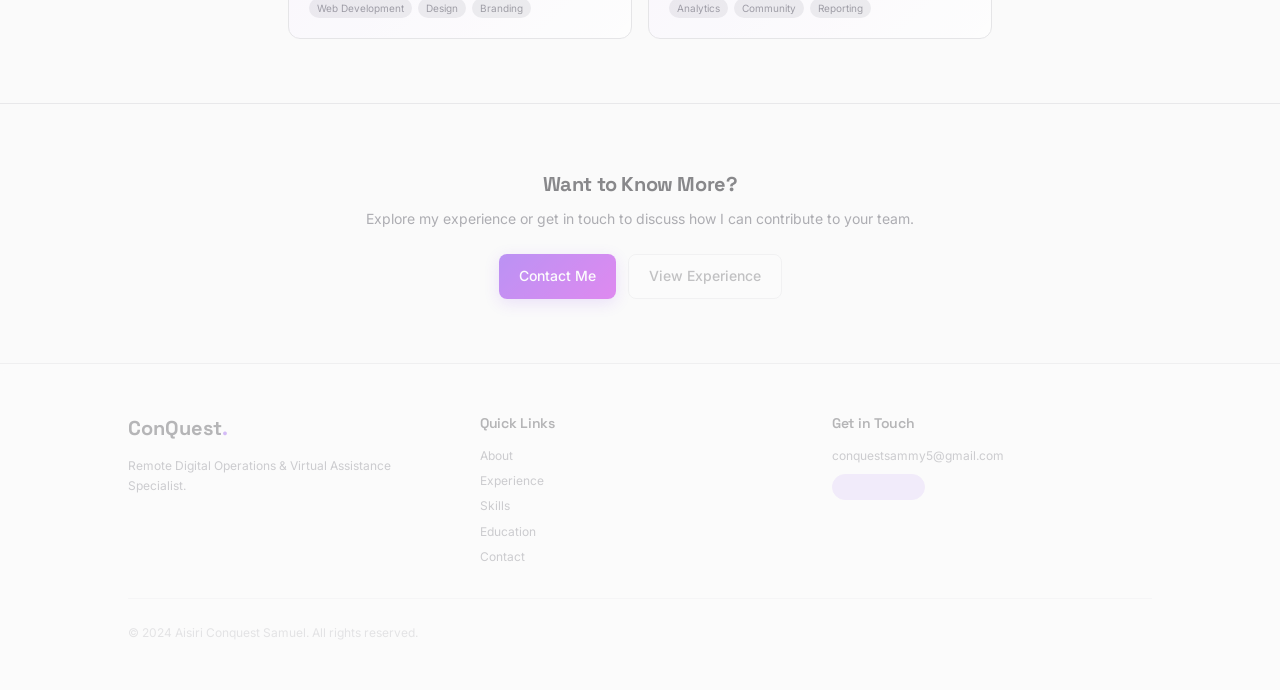
<file: public/HTML Website/education.html>
<!DOCTYPE html>
<html lang="en">
<head>
  <meta charset="UTF-8">
  <meta name="viewport" content="width=device-width, initial-scale=1.0">
  <meta name="description" content="Education & Certifications - Aisiri Conquest Samuel.">
  <title>Education | ConQuest</title>
  <link rel="icon" type="image/jpeg" href="assets/conquest-profile.jpg">
  <link rel="stylesheet" href="style.css">
</head>
<body>
  <header class="header"><div class="section-container"><div class="header-inner"><a href="index.html" class="logo">ConQuest<span class="logo-dot">.</span></a><nav class="nav"><a href="index.html" class="nav-link">Home</a><a href="about.html" class="nav-link">About</a><a href="experience.html" class="nav-link">Experience</a><a href="skills.html" class="nav-link">Skills</a><a href="education.html" class="nav-link active">Education</a></nav><div class="header-actions"><button class="theme-toggle"><svg class="icon-moon" width="16" height="16" viewBox="0 0 24 24" fill="none" stroke="currentColor" stroke-width="2"><path d="M21 12.79A9 9 0 1 1 11.21 3 7 7 0 0 0 21 12.79z"></path></svg><svg class="icon-sun" width="16" height="16" viewBox="0 0 24 24" fill="none" stroke="currentColor" stroke-width="2" style="display:none;"><circle cx="12" cy="12" r="5"></circle></svg></button><a href="contact.html" class="btn-primary">Let's Talk</a></div><div class="hide-desktop" style="display:flex;align-items:center;gap:0.5rem;"><button class="theme-toggle"><svg class="icon-moon" width="16" height="16" viewBox="0 0 24 24" fill="none" stroke="currentColor" stroke-width="2"><path d="M21 12.79A9 9 0 1 1 11.21 3 7 7 0 0 0 21 12.79z"></path></svg><svg class="icon-sun" width="16" height="16" viewBox="0 0 24 24" fill="none" stroke="currentColor" stroke-width="2" style="display:none;"><circle cx="12" cy="12" r="5"></circle></svg></button><button class="mobile-menu-btn"><svg class="icon-menu" width="20" height="20" viewBox="0 0 24 24" fill="none" stroke="currentColor" stroke-width="2"><line x1="3" y1="12" x2="21" y2="12"></line><line x1="3" y1="6" x2="21" y2="6"></line><line x1="3" y1="18" x2="21" y2="18"></line></svg><svg class="icon-close" width="20" height="20" viewBox="0 0 24 24" fill="none" stroke="currentColor" stroke-width="2" style="display:none;"><line x1="18" y1="6" x2="6" y2="18"></line><line x1="6" y1="6" x2="18" y2="18"></line></svg></button></div></div></div><div class="mobile-menu"><nav class="section-container"><a href="index.html" class="mobile-nav-link">Home</a><a href="about.html" class="mobile-nav-link">About</a><a href="experience.html" class="mobile-nav-link">Experience</a><a href="skills.html" class="mobile-nav-link">Skills</a><a href="education.html" class="mobile-nav-link active">Education</a><a href="contact.html" class="btn-primary" style="text-align:center;margin-top:0.5rem;">Let's Talk</a></nav></div></header>

  <main>
    <div class="hero-glow"></div>
    <section class="page-header"><h1 class="page-title">Education & <span class="text-gradient">Certifications</span></h1><p class="page-subtitle">My academic background and professional certifications.</p></section>

    <section style="padding-bottom: 3rem;">
      <div class="section-container" style="max-width: 48rem;">
        <div style="display: flex; align-items: center; gap: 0.5rem; margin-bottom: 1.5rem;"><div class="icon-container"><svg width="20" height="20" viewBox="0 0 24 24" fill="none" stroke="currentColor" stroke-width="2" style="color: var(--primary);"><path d="M22 10v6M2 10l10-5 10 5-10 5z"></path><path d="M6 12v5c0 2 2 3 6 3s6-1 6-3v-5"></path></svg></div><h2 style="font-size: 1.25rem;">Education</h2></div>
        <div class="education-list">
          <div class="interactive-card"><div class="edu-header"><div><h3 class="edu-degree">BSc Mechanical Engineering</h3><p class="edu-institution">University of Lagos (UNILAG)</p></div><span class="stat-badge">Graduated</span></div><p class="edu-description">Developed strong analytical, problem-solving, and systematic thinking skills.</p></div>
          <div class="interactive-card"><div class="edu-header"><div><h3 class="edu-degree">Higher National Diploma (HND)</h3><p class="edu-institution">Yaba College of Education</p></div><span class="stat-badge">Completed</span></div><p class="edu-description">Advanced technical education building on foundational knowledge.</p></div>
          <div class="interactive-card"><div class="edu-header"><div><h3 class="edu-degree">National Diploma (ND)</h3><p class="edu-institution">Lagos State Polytechnic</p></div><span class="stat-badge">Completed</span></div><p class="edu-description">Foundation in technical education with practical application emphasis.</p></div>
        </div>
      </div>
    </section>

    <section class="section section-border">
      <div class="section-container">
        <div style="display: flex; align-items: center; gap: 0.5rem; margin-bottom: 1.5rem;"><div class="icon-container"><svg width="20" height="20" viewBox="0 0 24 24" fill="none" stroke="currentColor" stroke-width="2" style="color: var(--primary);"><circle cx="12" cy="8" r="7"></circle><polyline points="8.21 13.89 7 23 12 20 17 23 15.79 13.88"></polyline></svg></div><h2 style="font-size: 1.25rem;">Certifications</h2></div>
        <div class="certs-grid">
          <div class="interactive-card"><span class="cert-category">Digital Skills</span><h4 class="cert-name">Google Digital Skills for Africa</h4><p class="cert-issuer">Google</p></div>
          <div class="interactive-card"><span class="cert-category">Productivity</span><h4 class="cert-name">Google Workspace Productivity</h4><p class="cert-issuer">Google</p></div>
          <div class="interactive-card"><span class="cert-category">Data Skills</span><h4 class="cert-name">Data Entry & Information Management</h4><p class="cert-issuer">Professional Development</p></div>
          <div class="interactive-card"><span class="cert-category">VA Skills</span><h4 class="cert-name">Virtual Assistance Foundations</h4><p class="cert-issuer">Online Learning</p></div>
          <div class="interactive-card"><span class="cert-category">Communication</span><h4 class="cert-name">Customer Support & Email Handling</h4><p class="cert-issuer">Professional Training</p></div>
          <div class="interactive-card"><span class="cert-category">Web3</span><h4 class="cert-name">Blockchain Basics</h4><p class="cert-issuer">Coursera</p></div>
          <div class="interactive-card"><span class="cert-category">Web3</span><h4 class="cert-name">Web3 Fundamentals</h4><p class="cert-issuer">Alchemy University</p></div>
          <div class="interactive-card"><span class="cert-category">Creative</span><h4 class="cert-name">Video Editing Essentials</h4><p class="cert-issuer">Udemy</p></div>
          <div class="interactive-card"><span class="cert-category">Management</span><h4 class="cert-name">Project Management Basics</h4><p class="cert-issuer">Online Certification</p></div>
        </div>
      </div>
    </section>

    <section class="section">
      <div class="section-container" style="max-width: 48rem;">
        <div style="display: flex; align-items: center; gap: 0.5rem; margin-bottom: 1.5rem;"><div class="icon-container"><svg width="20" height="20" viewBox="0 0 24 24" fill="none" stroke="currentColor" stroke-width="2" style="color: var(--primary);"><path d="M22 19a2 2 0 0 1-2 2H4a2 2 0 0 1-2-2V5a2 2 0 0 1 2-2h5l2 3h9a2 2 0 0 1 2 2z"></path></svg></div><h2 style="font-size: 1.25rem;">Projects</h2></div>
        <div class="projects-grid">
          <div class="interactive-card"><h3 class="project-title">Professional Portfolio Website</h3><p class="project-description">Designed and developed a personal portfolio to showcase skills and professional journey.</p><div class="project-tags"><span class="project-tag">Web Development</span><span class="project-tag">Design</span><span class="project-tag">Branding</span></div></div>
          <div class="interactive-card"><h3 class="project-title">Community Analytics Dashboard</h3><p class="project-description">Created tracking systems for community engagement metrics across platforms.</p><div class="project-tags"><span class="project-tag">Analytics</span><span class="project-tag">Community</span><span class="project-tag">Reporting</span></div></div>
        </div>
      </div>
    </section>

    <section class="section section-border">
      <div class="section-container" style="text-align: center;"><h2 style="font-size: 1.25rem; margin-bottom: 0.5rem;">Want to Know More?</h2><p style="color: var(--muted-foreground); font-size: 0.875rem; margin-bottom: 1.5rem;">Explore my experience or get in touch to discuss how I can contribute to your team.</p><div style="display: flex; flex-wrap: wrap; justify-content: center; gap: 0.75rem;"><a href="contact.html" class="btn-primary">Contact Me</a><a href="experience.html" class="btn-secondary">View Experience</a></div></div>
    </section>
  </main>

  <footer class="footer"><div class="section-container footer-inner"><div class="footer-grid"><div class="footer-brand"><a href="index.html" class="logo">ConQuest<span class="logo-dot">.</span></a><p class="footer-description">Remote Digital Operations & Virtual Assistance Specialist.</p></div><div><h3 class="footer-links-title">Quick Links</h3><nav class="footer-links"><a href="about.html" class="footer-link">About</a><a href="experience.html" class="footer-link">Experience</a><a href="skills.html" class="footer-link">Skills</a><a href="education.html" class="footer-link">Education</a><a href="contact.html" class="footer-link">Contact</a></nav></div><div><h3 class="footer-links-title">Get in Touch</h3><div class="footer-contact-item"><a href="mailto:conquestsammy5@gmail.com">conquestsammy5@gmail.com</a></div><span class="footer-badge">Remote-Ready</span></div></div><div class="footer-bottom"><p>© 2024 Aisiri Conquest Samuel. All rights reserved.</p></div></div></footer>
  <script src="script.js"></script>
</body>
</html>
</file>
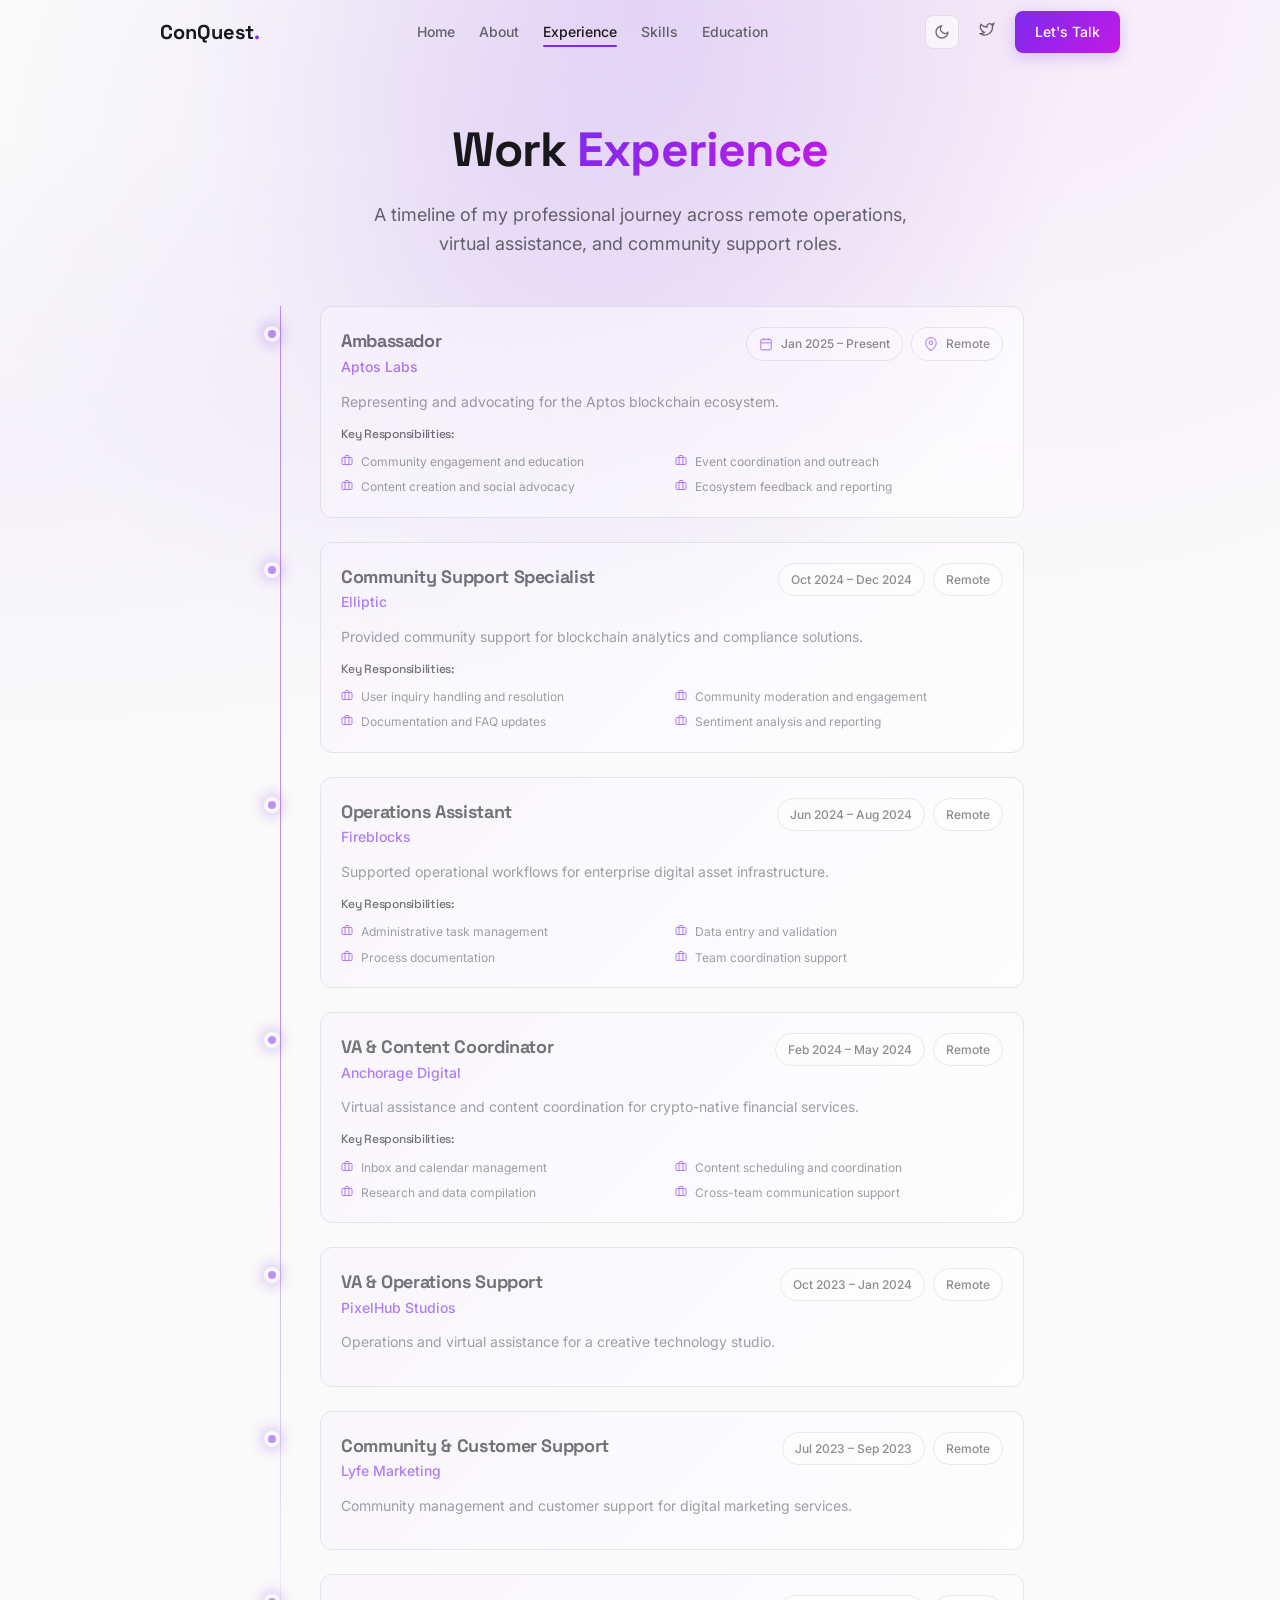
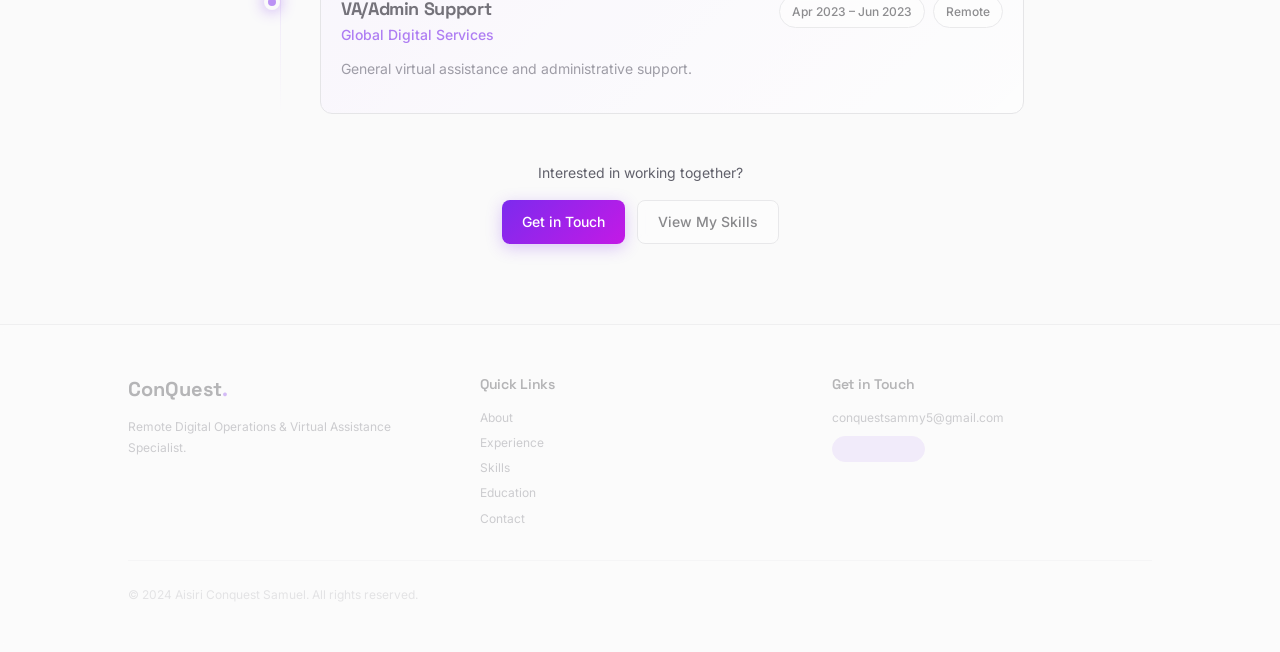
<file: public/HTML Website/experience.html>
<!DOCTYPE html>
<html lang="en">
<head>
  <meta charset="UTF-8">
  <meta name="viewport" content="width=device-width, initial-scale=1.0">
  <meta name="description" content="Work Experience - Aisiri Conquest Samuel. Remote operations, virtual assistance, and community support roles.">
  <title>Experience | ConQuest</title>
  <link rel="icon" type="image/jpeg" href="assets/conquest-profile.jpg">
  <link rel="stylesheet" href="style.css">
</head>
<body>
  <header class="header"><div class="section-container"><div class="header-inner"><a href="index.html" class="logo">ConQuest<span class="logo-dot">.</span></a><nav class="nav"><a href="index.html" class="nav-link">Home</a><a href="about.html" class="nav-link">About</a><a href="experience.html" class="nav-link active">Experience</a><a href="skills.html" class="nav-link">Skills</a><a href="education.html" class="nav-link">Education</a></nav><div class="header-actions"><button class="theme-toggle"><svg class="icon-moon" width="16" height="16" viewBox="0 0 24 24" fill="none" stroke="currentColor" stroke-width="2"><path d="M21 12.79A9 9 0 1 1 11.21 3 7 7 0 0 0 21 12.79z"></path></svg><svg class="icon-sun" width="16" height="16" viewBox="0 0 24 24" fill="none" stroke="currentColor" stroke-width="2" style="display:none;"><circle cx="12" cy="12" r="5"></circle></svg></button><a href="https://x.com/iamconqwest" target="_blank" class="social-link"><svg width="16" height="16" viewBox="0 0 24 24" fill="none" stroke="currentColor" stroke-width="2"><path d="M22 4s-.7 2.1-2 3.4c1.6 10-9.4 17.3-18 11.6 2.2.1 4.4-.6 6-2C3 15.5.5 9.6 3 5c2.2 2.6 5.6 4.1 9 4-.9-4.2 4-6.6 7-3.8 1.1 0 3-1.2 3-1.2z"></path></svg></a><a href="contact.html" class="btn-primary">Let's Talk</a></div><div class="hide-desktop" style="display:flex;align-items:center;gap:0.5rem;"><button class="theme-toggle"><svg class="icon-moon" width="16" height="16" viewBox="0 0 24 24" fill="none" stroke="currentColor" stroke-width="2"><path d="M21 12.79A9 9 0 1 1 11.21 3 7 7 0 0 0 21 12.79z"></path></svg><svg class="icon-sun" width="16" height="16" viewBox="0 0 24 24" fill="none" stroke="currentColor" stroke-width="2" style="display:none;"><circle cx="12" cy="12" r="5"></circle></svg></button><button class="mobile-menu-btn"><svg class="icon-menu" width="20" height="20" viewBox="0 0 24 24" fill="none" stroke="currentColor" stroke-width="2"><line x1="3" y1="12" x2="21" y2="12"></line><line x1="3" y1="6" x2="21" y2="6"></line><line x1="3" y1="18" x2="21" y2="18"></line></svg><svg class="icon-close" width="20" height="20" viewBox="0 0 24 24" fill="none" stroke="currentColor" stroke-width="2" style="display:none;"><line x1="18" y1="6" x2="6" y2="18"></line><line x1="6" y1="6" x2="18" y2="18"></line></svg></button></div></div></div><div class="mobile-menu"><nav class="section-container"><a href="index.html" class="mobile-nav-link">Home</a><a href="about.html" class="mobile-nav-link">About</a><a href="experience.html" class="mobile-nav-link active">Experience</a><a href="skills.html" class="mobile-nav-link">Skills</a><a href="education.html" class="mobile-nav-link">Education</a><a href="contact.html" class="btn-primary" style="text-align:center;margin-top:0.5rem;">Let's Talk</a></nav></div></header>

  <main>
    <div class="hero-glow"></div>
    <section class="page-header"><h1 class="page-title">Work <span class="text-gradient">Experience</span></h1><p class="page-subtitle">A timeline of my professional journey across remote operations, virtual assistance, and community support roles.</p></section>

    <section style="padding-bottom: 5rem;">
      <div class="section-container">
        <div class="timeline">
          <div class="timeline-line"></div>
          
          <div class="timeline-item"><div class="timeline-dot"></div><div class="interactive-card"><div class="exp-header"><div><h3 class="exp-role">Ambassador</h3><p class="exp-company">Aptos Labs</p></div><div class="exp-meta"><span class="stat-badge"><svg width="12" height="12" viewBox="0 0 24 24" fill="none" stroke="currentColor" stroke-width="2"><rect x="3" y="4" width="18" height="18" rx="2" ry="2"></rect><line x1="16" y1="2" x2="16" y2="6"></line><line x1="8" y1="2" x2="8" y2="6"></line><line x1="3" y1="10" x2="21" y2="10"></line></svg>Jan 2025 – Present</span><span class="stat-badge"><svg width="12" height="12" viewBox="0 0 24 24" fill="none" stroke="currentColor" stroke-width="2"><path d="M21 10c0 7-9 13-9 13s-9-6-9-13a9 9 0 0 1 18 0z"></path><circle cx="12" cy="10" r="3"></circle></svg>Remote</span></div></div><p class="exp-description">Representing and advocating for the Aptos blockchain ecosystem.</p><div class="exp-responsibilities"><h4>Key Responsibilities:</h4><ul class="exp-list"><li><svg width="12" height="12" viewBox="0 0 24 24" fill="none" stroke="currentColor" stroke-width="2"><rect x="2" y="7" width="20" height="14" rx="2" ry="2"></rect><path d="M16 21V5a2 2 0 0 0-2-2h-4a2 2 0 0 0-2 2v16"></path></svg>Community engagement and education</li><li><svg width="12" height="12" viewBox="0 0 24 24" fill="none" stroke="currentColor" stroke-width="2"><rect x="2" y="7" width="20" height="14" rx="2" ry="2"></rect><path d="M16 21V5a2 2 0 0 0-2-2h-4a2 2 0 0 0-2 2v16"></path></svg>Event coordination and outreach</li><li><svg width="12" height="12" viewBox="0 0 24 24" fill="none" stroke="currentColor" stroke-width="2"><rect x="2" y="7" width="20" height="14" rx="2" ry="2"></rect><path d="M16 21V5a2 2 0 0 0-2-2h-4a2 2 0 0 0-2 2v16"></path></svg>Content creation and social advocacy</li><li><svg width="12" height="12" viewBox="0 0 24 24" fill="none" stroke="currentColor" stroke-width="2"><rect x="2" y="7" width="20" height="14" rx="2" ry="2"></rect><path d="M16 21V5a2 2 0 0 0-2-2h-4a2 2 0 0 0-2 2v16"></path></svg>Ecosystem feedback and reporting</li></ul></div></div></div>

          <div class="timeline-item"><div class="timeline-dot"></div><div class="interactive-card"><div class="exp-header"><div><h3 class="exp-role">Community Support Specialist</h3><p class="exp-company">Elliptic</p></div><div class="exp-meta"><span class="stat-badge">Oct 2024 – Dec 2024</span><span class="stat-badge">Remote</span></div></div><p class="exp-description">Provided community support for blockchain analytics and compliance solutions.</p><div class="exp-responsibilities"><h4>Key Responsibilities:</h4><ul class="exp-list"><li><svg width="12" height="12" viewBox="0 0 24 24" fill="none" stroke="currentColor" stroke-width="2"><rect x="2" y="7" width="20" height="14" rx="2" ry="2"></rect><path d="M16 21V5a2 2 0 0 0-2-2h-4a2 2 0 0 0-2 2v16"></path></svg>User inquiry handling and resolution</li><li><svg width="12" height="12" viewBox="0 0 24 24" fill="none" stroke="currentColor" stroke-width="2"><rect x="2" y="7" width="20" height="14" rx="2" ry="2"></rect><path d="M16 21V5a2 2 0 0 0-2-2h-4a2 2 0 0 0-2 2v16"></path></svg>Community moderation and engagement</li><li><svg width="12" height="12" viewBox="0 0 24 24" fill="none" stroke="currentColor" stroke-width="2"><rect x="2" y="7" width="20" height="14" rx="2" ry="2"></rect><path d="M16 21V5a2 2 0 0 0-2-2h-4a2 2 0 0 0-2 2v16"></path></svg>Documentation and FAQ updates</li><li><svg width="12" height="12" viewBox="0 0 24 24" fill="none" stroke="currentColor" stroke-width="2"><rect x="2" y="7" width="20" height="14" rx="2" ry="2"></rect><path d="M16 21V5a2 2 0 0 0-2-2h-4a2 2 0 0 0-2 2v16"></path></svg>Sentiment analysis and reporting</li></ul></div></div></div>

          <div class="timeline-item"><div class="timeline-dot"></div><div class="interactive-card"><div class="exp-header"><div><h3 class="exp-role">Operations Assistant</h3><p class="exp-company">Fireblocks</p></div><div class="exp-meta"><span class="stat-badge">Jun 2024 – Aug 2024</span><span class="stat-badge">Remote</span></div></div><p class="exp-description">Supported operational workflows for enterprise digital asset infrastructure.</p><div class="exp-responsibilities"><h4>Key Responsibilities:</h4><ul class="exp-list"><li><svg width="12" height="12" viewBox="0 0 24 24" fill="none" stroke="currentColor" stroke-width="2"><rect x="2" y="7" width="20" height="14" rx="2" ry="2"></rect><path d="M16 21V5a2 2 0 0 0-2-2h-4a2 2 0 0 0-2 2v16"></path></svg>Administrative task management</li><li><svg width="12" height="12" viewBox="0 0 24 24" fill="none" stroke="currentColor" stroke-width="2"><rect x="2" y="7" width="20" height="14" rx="2" ry="2"></rect><path d="M16 21V5a2 2 0 0 0-2-2h-4a2 2 0 0 0-2 2v16"></path></svg>Data entry and validation</li><li><svg width="12" height="12" viewBox="0 0 24 24" fill="none" stroke="currentColor" stroke-width="2"><rect x="2" y="7" width="20" height="14" rx="2" ry="2"></rect><path d="M16 21V5a2 2 0 0 0-2-2h-4a2 2 0 0 0-2 2v16"></path></svg>Process documentation</li><li><svg width="12" height="12" viewBox="0 0 24 24" fill="none" stroke="currentColor" stroke-width="2"><rect x="2" y="7" width="20" height="14" rx="2" ry="2"></rect><path d="M16 21V5a2 2 0 0 0-2-2h-4a2 2 0 0 0-2 2v16"></path></svg>Team coordination support</li></ul></div></div></div>

          <div class="timeline-item"><div class="timeline-dot"></div><div class="interactive-card"><div class="exp-header"><div><h3 class="exp-role">VA & Content Coordinator</h3><p class="exp-company">Anchorage Digital</p></div><div class="exp-meta"><span class="stat-badge">Feb 2024 – May 2024</span><span class="stat-badge">Remote</span></div></div><p class="exp-description">Virtual assistance and content coordination for crypto-native financial services.</p><div class="exp-responsibilities"><h4>Key Responsibilities:</h4><ul class="exp-list"><li><svg width="12" height="12" viewBox="0 0 24 24" fill="none" stroke="currentColor" stroke-width="2"><rect x="2" y="7" width="20" height="14" rx="2" ry="2"></rect><path d="M16 21V5a2 2 0 0 0-2-2h-4a2 2 0 0 0-2 2v16"></path></svg>Inbox and calendar management</li><li><svg width="12" height="12" viewBox="0 0 24 24" fill="none" stroke="currentColor" stroke-width="2"><rect x="2" y="7" width="20" height="14" rx="2" ry="2"></rect><path d="M16 21V5a2 2 0 0 0-2-2h-4a2 2 0 0 0-2 2v16"></path></svg>Content scheduling and coordination</li><li><svg width="12" height="12" viewBox="0 0 24 24" fill="none" stroke="currentColor" stroke-width="2"><rect x="2" y="7" width="20" height="14" rx="2" ry="2"></rect><path d="M16 21V5a2 2 0 0 0-2-2h-4a2 2 0 0 0-2 2v16"></path></svg>Research and data compilation</li><li><svg width="12" height="12" viewBox="0 0 24 24" fill="none" stroke="currentColor" stroke-width="2"><rect x="2" y="7" width="20" height="14" rx="2" ry="2"></rect><path d="M16 21V5a2 2 0 0 0-2-2h-4a2 2 0 0 0-2 2v16"></path></svg>Cross-team communication support</li></ul></div></div></div>

          <div class="timeline-item"><div class="timeline-dot"></div><div class="interactive-card"><div class="exp-header"><div><h3 class="exp-role">VA & Operations Support</h3><p class="exp-company">PixelHub Studios</p></div><div class="exp-meta"><span class="stat-badge">Oct 2023 – Jan 2024</span><span class="stat-badge">Remote</span></div></div><p class="exp-description">Operations and virtual assistance for a creative technology studio.</p></div></div>

          <div class="timeline-item"><div class="timeline-dot"></div><div class="interactive-card"><div class="exp-header"><div><h3 class="exp-role">Community & Customer Support</h3><p class="exp-company">Lyfe Marketing</p></div><div class="exp-meta"><span class="stat-badge">Jul 2023 – Sep 2023</span><span class="stat-badge">Remote</span></div></div><p class="exp-description">Community management and customer support for digital marketing services.</p></div></div>

          <div class="timeline-item"><div class="timeline-dot"></div><div class="interactive-card"><div class="exp-header"><div><h3 class="exp-role">VA/Admin Support</h3><p class="exp-company">Global Digital Services</p></div><div class="exp-meta"><span class="stat-badge">Apr 2023 – Jun 2023</span><span class="stat-badge">Remote</span></div></div><p class="exp-description">General virtual assistance and administrative support.</p></div></div>
        </div>
        
        <div style="text-align: center; margin-top: 3rem;"><p style="color: var(--muted-foreground); font-size: 0.875rem; margin-bottom: 1rem;">Interested in working together?</p><div style="display: flex; flex-wrap: wrap; justify-content: center; gap: 0.75rem;"><a href="contact.html" class="btn-primary">Get in Touch</a><a href="skills.html" class="btn-secondary">View My Skills</a></div></div>
      </div>
    </section>
  </main>

  <footer class="footer"><div class="section-container footer-inner"><div class="footer-grid"><div class="footer-brand"><a href="index.html" class="logo">ConQuest<span class="logo-dot">.</span></a><p class="footer-description">Remote Digital Operations & Virtual Assistance Specialist.</p></div><div><h3 class="footer-links-title">Quick Links</h3><nav class="footer-links"><a href="about.html" class="footer-link">About</a><a href="experience.html" class="footer-link">Experience</a><a href="skills.html" class="footer-link">Skills</a><a href="education.html" class="footer-link">Education</a><a href="contact.html" class="footer-link">Contact</a></nav></div><div><h3 class="footer-links-title">Get in Touch</h3><div class="footer-contact-item"><a href="mailto:conquestsammy5@gmail.com">conquestsammy5@gmail.com</a></div><span class="footer-badge">Remote-Ready</span></div></div><div class="footer-bottom"><p>© 2024 Aisiri Conquest Samuel. All rights reserved.</p></div></div></footer>
  <script src="script.js"></script>
</body>
</html>
</file>
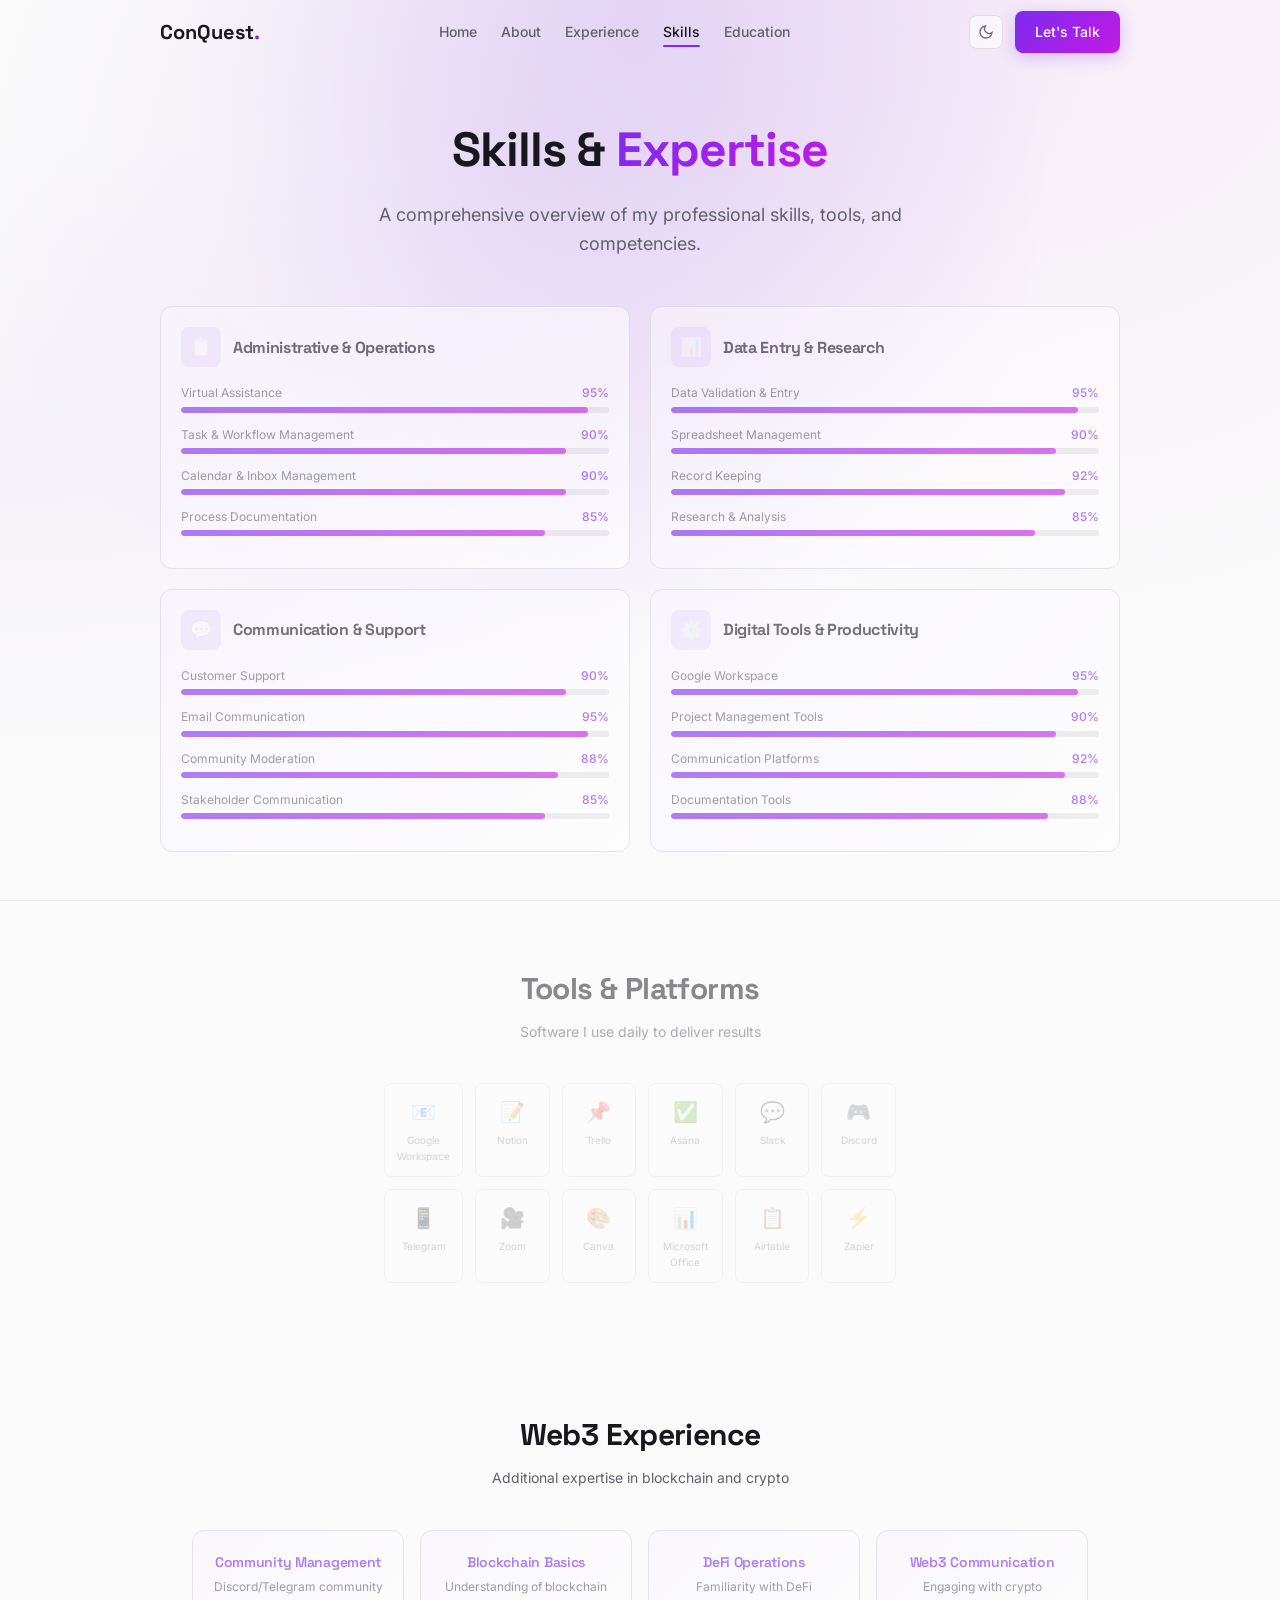
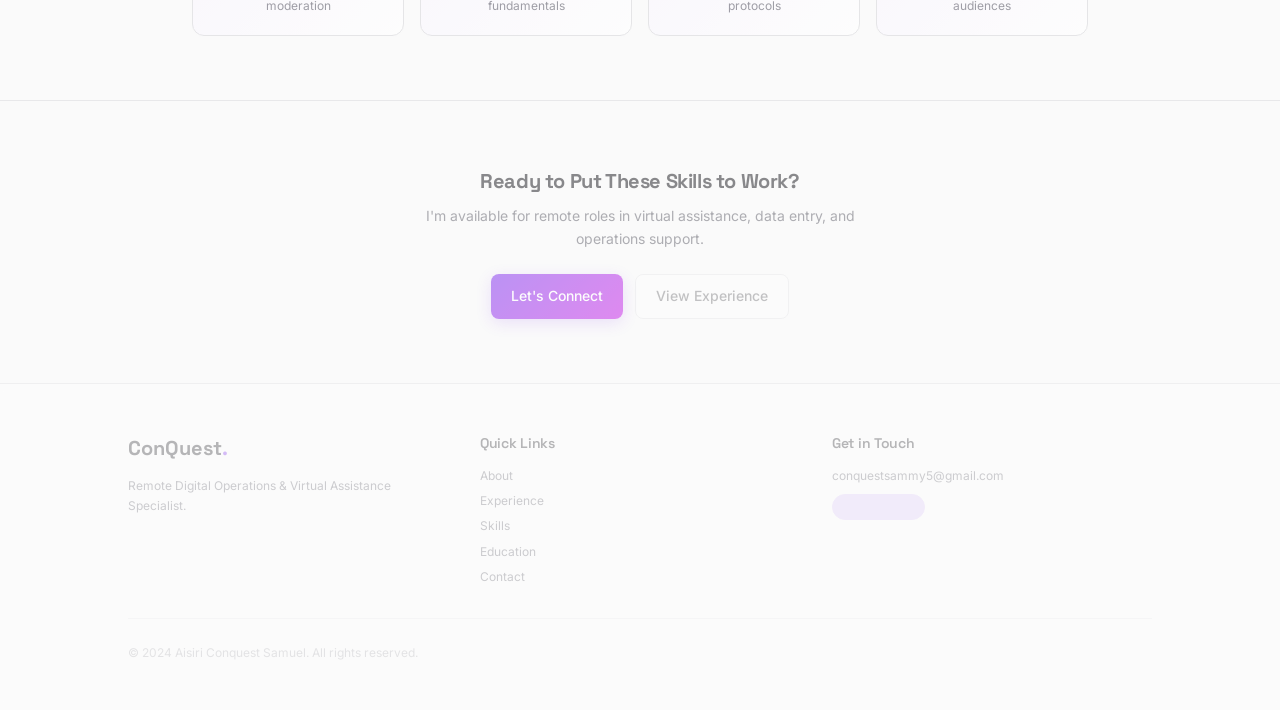
<file: public/HTML Website/skills.html>
<!DOCTYPE html>
<html lang="en">
<head>
  <meta charset="UTF-8">
  <meta name="viewport" content="width=device-width, initial-scale=1.0">
  <meta name="description" content="Skills & Expertise - Aisiri Conquest Samuel. Virtual assistance, data entry, operations, and digital tools.">
  <title>Skills | ConQuest</title>
  <link rel="icon" type="image/jpeg" href="assets/conquest-profile.jpg">
  <link rel="stylesheet" href="style.css">
</head>
<body>
  <header class="header"><div class="section-container"><div class="header-inner"><a href="index.html" class="logo">ConQuest<span class="logo-dot">.</span></a><nav class="nav"><a href="index.html" class="nav-link">Home</a><a href="about.html" class="nav-link">About</a><a href="experience.html" class="nav-link">Experience</a><a href="skills.html" class="nav-link active">Skills</a><a href="education.html" class="nav-link">Education</a></nav><div class="header-actions"><button class="theme-toggle"><svg class="icon-moon" width="16" height="16" viewBox="0 0 24 24" fill="none" stroke="currentColor" stroke-width="2"><path d="M21 12.79A9 9 0 1 1 11.21 3 7 7 0 0 0 21 12.79z"></path></svg><svg class="icon-sun" width="16" height="16" viewBox="0 0 24 24" fill="none" stroke="currentColor" stroke-width="2" style="display:none;"><circle cx="12" cy="12" r="5"></circle></svg></button><a href="contact.html" class="btn-primary">Let's Talk</a></div><div class="hide-desktop" style="display:flex;align-items:center;gap:0.5rem;"><button class="theme-toggle"><svg class="icon-moon" width="16" height="16" viewBox="0 0 24 24" fill="none" stroke="currentColor" stroke-width="2"><path d="M21 12.79A9 9 0 1 1 11.21 3 7 7 0 0 0 21 12.79z"></path></svg><svg class="icon-sun" width="16" height="16" viewBox="0 0 24 24" fill="none" stroke="currentColor" stroke-width="2" style="display:none;"><circle cx="12" cy="12" r="5"></circle></svg></button><button class="mobile-menu-btn"><svg class="icon-menu" width="20" height="20" viewBox="0 0 24 24" fill="none" stroke="currentColor" stroke-width="2"><line x1="3" y1="12" x2="21" y2="12"></line><line x1="3" y1="6" x2="21" y2="6"></line><line x1="3" y1="18" x2="21" y2="18"></line></svg><svg class="icon-close" width="20" height="20" viewBox="0 0 24 24" fill="none" stroke="currentColor" stroke-width="2" style="display:none;"><line x1="18" y1="6" x2="6" y2="18"></line><line x1="6" y1="6" x2="18" y2="18"></line></svg></button></div></div></div><div class="mobile-menu"><nav class="section-container"><a href="index.html" class="mobile-nav-link">Home</a><a href="about.html" class="mobile-nav-link">About</a><a href="experience.html" class="mobile-nav-link">Experience</a><a href="skills.html" class="mobile-nav-link active">Skills</a><a href="education.html" class="mobile-nav-link">Education</a><a href="contact.html" class="btn-primary" style="text-align:center;margin-top:0.5rem;">Let's Talk</a></nav></div></header>

  <main>
    <div class="hero-glow"></div>
    <section class="page-header"><h1 class="page-title">Skills & <span class="text-gradient">Expertise</span></h1><p class="page-subtitle">A comprehensive overview of my professional skills, tools, and competencies.</p></section>

    <section style="padding-bottom: 3rem;">
      <div class="section-container">
        <div class="skills-grid">
          <div class="interactive-card"><div class="skill-category-header"><div class="icon-container"><span>📋</span></div><h3 class="skill-category-title">Administrative & Operations</h3></div><div class="skill-item"><div class="skill-info"><span class="skill-name">Virtual Assistance</span><span class="skill-level">95%</span></div><div class="skill-bar"><div class="skill-bar-fill" style="width: 95%;"></div></div></div><div class="skill-item"><div class="skill-info"><span class="skill-name">Task & Workflow Management</span><span class="skill-level">90%</span></div><div class="skill-bar"><div class="skill-bar-fill" style="width: 90%;"></div></div></div><div class="skill-item"><div class="skill-info"><span class="skill-name">Calendar & Inbox Management</span><span class="skill-level">90%</span></div><div class="skill-bar"><div class="skill-bar-fill" style="width: 90%;"></div></div></div><div class="skill-item"><div class="skill-info"><span class="skill-name">Process Documentation</span><span class="skill-level">85%</span></div><div class="skill-bar"><div class="skill-bar-fill" style="width: 85%;"></div></div></div></div>

          <div class="interactive-card"><div class="skill-category-header"><div class="icon-container"><span>📊</span></div><h3 class="skill-category-title">Data Entry & Research</h3></div><div class="skill-item"><div class="skill-info"><span class="skill-name">Data Validation & Entry</span><span class="skill-level">95%</span></div><div class="skill-bar"><div class="skill-bar-fill" style="width: 95%;"></div></div></div><div class="skill-item"><div class="skill-info"><span class="skill-name">Spreadsheet Management</span><span class="skill-level">90%</span></div><div class="skill-bar"><div class="skill-bar-fill" style="width: 90%;"></div></div></div><div class="skill-item"><div class="skill-info"><span class="skill-name">Record Keeping</span><span class="skill-level">92%</span></div><div class="skill-bar"><div class="skill-bar-fill" style="width: 92%;"></div></div></div><div class="skill-item"><div class="skill-info"><span class="skill-name">Research & Analysis</span><span class="skill-level">85%</span></div><div class="skill-bar"><div class="skill-bar-fill" style="width: 85%;"></div></div></div></div>

          <div class="interactive-card"><div class="skill-category-header"><div class="icon-container"><span>💬</span></div><h3 class="skill-category-title">Communication & Support</h3></div><div class="skill-item"><div class="skill-info"><span class="skill-name">Customer Support</span><span class="skill-level">90%</span></div><div class="skill-bar"><div class="skill-bar-fill" style="width: 90%;"></div></div></div><div class="skill-item"><div class="skill-info"><span class="skill-name">Email Communication</span><span class="skill-level">95%</span></div><div class="skill-bar"><div class="skill-bar-fill" style="width: 95%;"></div></div></div><div class="skill-item"><div class="skill-info"><span class="skill-name">Community Moderation</span><span class="skill-level">88%</span></div><div class="skill-bar"><div class="skill-bar-fill" style="width: 88%;"></div></div></div><div class="skill-item"><div class="skill-info"><span class="skill-name">Stakeholder Communication</span><span class="skill-level">85%</span></div><div class="skill-bar"><div class="skill-bar-fill" style="width: 85%;"></div></div></div></div>

          <div class="interactive-card"><div class="skill-category-header"><div class="icon-container"><span>⚙️</span></div><h3 class="skill-category-title">Digital Tools & Productivity</h3></div><div class="skill-item"><div class="skill-info"><span class="skill-name">Google Workspace</span><span class="skill-level">95%</span></div><div class="skill-bar"><div class="skill-bar-fill" style="width: 95%;"></div></div></div><div class="skill-item"><div class="skill-info"><span class="skill-name">Project Management Tools</span><span class="skill-level">90%</span></div><div class="skill-bar"><div class="skill-bar-fill" style="width: 90%;"></div></div></div><div class="skill-item"><div class="skill-info"><span class="skill-name">Communication Platforms</span><span class="skill-level">92%</span></div><div class="skill-bar"><div class="skill-bar-fill" style="width: 92%;"></div></div></div><div class="skill-item"><div class="skill-info"><span class="skill-name">Documentation Tools</span><span class="skill-level">88%</span></div><div class="skill-bar"><div class="skill-bar-fill" style="width: 88%;"></div></div></div></div>
        </div>
      </div>
    </section>

    <section class="section section-border">
      <div class="section-container">
        <div class="section-header"><h2 class="section-title">Tools & Platforms</h2><p class="section-subtitle">Software I use daily to deliver results</p></div>
        <div class="tools-grid"><div class="tool-item"><span>📧</span><span>Google Workspace</span></div><div class="tool-item"><span>📝</span><span>Notion</span></div><div class="tool-item"><span>📌</span><span>Trello</span></div><div class="tool-item"><span>✅</span><span>Asana</span></div><div class="tool-item"><span>💬</span><span>Slack</span></div><div class="tool-item"><span>🎮</span><span>Discord</span></div><div class="tool-item"><span>📱</span><span>Telegram</span></div><div class="tool-item"><span>🎥</span><span>Zoom</span></div><div class="tool-item"><span>🎨</span><span>Canva</span></div><div class="tool-item"><span>📊</span><span>Microsoft Office</span></div><div class="tool-item"><span>📋</span><span>Airtable</span></div><div class="tool-item"><span>⚡</span><span>Zapier</span></div></div>
      </div>
    </section>

    <section class="section">
      <div class="section-container">
        <div class="section-header"><h2 class="section-title">Web3 Experience</h2><p class="section-subtitle">Additional expertise in blockchain and crypto</p></div>
        <div class="web3-grid"><div class="interactive-card web3-card"><h4>Community Management</h4><p>Discord/Telegram community moderation</p></div><div class="interactive-card web3-card"><h4>Blockchain Basics</h4><p>Understanding of blockchain fundamentals</p></div><div class="interactive-card web3-card"><h4>DeFi Operations</h4><p>Familiarity with DeFi protocols</p></div><div class="interactive-card web3-card"><h4>Web3 Communication</h4><p>Engaging with crypto audiences</p></div></div>
      </div>
    </section>

    <section class="section section-border">
      <div class="section-container" style="text-align: center;"><h2 style="font-size: 1.25rem; margin-bottom: 0.5rem;">Ready to Put These Skills to Work?</h2><p style="color: var(--muted-foreground); font-size: 0.875rem; margin-bottom: 1.5rem; max-width: 28rem; margin-left: auto; margin-right: auto;">I'm available for remote roles in virtual assistance, data entry, and operations support.</p><div style="display: flex; flex-wrap: wrap; justify-content: center; gap: 0.75rem;"><a href="contact.html" class="btn-primary">Let's Connect</a><a href="experience.html" class="btn-secondary">View Experience</a></div></div>
    </section>
  </main>

  <footer class="footer"><div class="section-container footer-inner"><div class="footer-grid"><div class="footer-brand"><a href="index.html" class="logo">ConQuest<span class="logo-dot">.</span></a><p class="footer-description">Remote Digital Operations & Virtual Assistance Specialist.</p></div><div><h3 class="footer-links-title">Quick Links</h3><nav class="footer-links"><a href="about.html" class="footer-link">About</a><a href="experience.html" class="footer-link">Experience</a><a href="skills.html" class="footer-link">Skills</a><a href="education.html" class="footer-link">Education</a><a href="contact.html" class="footer-link">Contact</a></nav></div><div><h3 class="footer-links-title">Get in Touch</h3><div class="footer-contact-item"><a href="mailto:conquestsammy5@gmail.com">conquestsammy5@gmail.com</a></div><span class="footer-badge">Remote-Ready</span></div></div><div class="footer-bottom"><p>© 2024 Aisiri Conquest Samuel. All rights reserved.</p></div></div></footer>
  <script src="script.js"></script>
</body>
</html>
</file>
<file: public/HTML Website/style.css>
@import url('https://fonts.googleapis.com/css2?family=Space+Grotesk:wght@300..700&family=Inter:opsz,wght@14..32,100..900&display=swap');

/* CSS Reset & Variables */
*, *::before, *::after {
  box-sizing: border-box;
  margin: 0;
  padding: 0;
}

:root {
  /* Light Mode */
  --background: hsl(0 0% 98%);
  --foreground: hsl(240 10% 10%);
  --card: hsl(0 0% 100%);
  --card-foreground: hsl(240 10% 10%);
  --primary: hsl(265 85% 55%);
  --primary-foreground: hsl(0 0% 100%);
  --secondary: hsl(240 5% 92%);
  --secondary-foreground: hsl(240 10% 20%);
  --muted: hsl(240 5% 90%);
  --muted-foreground: hsl(240 5% 40%);
  --accent: hsl(265 85% 55%);
  --accent-foreground: hsl(0 0% 100%);
  --border: hsl(240 5% 85%);
  --ring: hsl(265 85% 55%);
  --radius: 0.75rem;
  
  --purple-glow: hsl(265 85% 55%);
  --purple-dark: hsl(265 70% 45%);
  --purple-light: hsl(265 100% 70%);
  --surface: hsl(0 0% 96%);
  --surface-hover: hsl(0 0% 92%);
  
  --gradient-purple: linear-gradient(135deg, hsl(265 85% 55%) 0%, hsl(290 80% 50%) 100%);
  --gradient-card: linear-gradient(180deg, hsl(0 0% 100%) 0%, hsl(240 5% 98%) 100%);
  --gradient-hero: radial-gradient(ellipse at 50% 0%, hsl(265 70% 60% / 0.15) 0%, transparent 50%);
  --gradient-mesh: radial-gradient(at 40% 20%, hsl(265 85% 55% / 0.08) 0px, transparent 50%),
                   radial-gradient(at 80% 0%, hsl(290 80% 50% / 0.06) 0px, transparent 50%),
                   radial-gradient(at 0% 50%, hsl(265 85% 55% / 0.04) 0px, transparent 50%);
  
  --shadow-glow: 0 0 40px hsl(265 85% 55% / 0.2);
  --shadow-card: 0 2px 16px hsl(240 10% 10% / 0.06);
  --shadow-button: 0 4px 16px hsl(265 85% 55% / 0.25);
  --shadow-hover: 0 8px 32px hsl(240 10% 10% / 0.1);
  
  --font-heading: 'Space Grotesk', sans-serif;
  --font-body: 'Inter', sans-serif;
}

.dark {
  --background: hsl(240 15% 8%);
  --foreground: hsl(0 0% 98%);
  --card: hsl(240 15% 11%);
  --card-foreground: hsl(0 0% 98%);
  --primary: hsl(265 90% 65%);
  --primary-foreground: hsl(0 0% 100%);
  --secondary: hsl(240 12% 16%);
  --secondary-foreground: hsl(0 0% 98%);
  --muted: hsl(240 12% 20%);
  --muted-foreground: hsl(240 5% 55%);
  --accent: hsl(265 90% 65%);
  --accent-foreground: hsl(0 0% 100%);
  --border: hsl(240 12% 20%);
  --ring: hsl(265 90% 65%);
  
  --purple-glow: hsl(265 90% 65%);
  --purple-dark: hsl(265 70% 25%);
  --purple-light: hsl(265 100% 80%);
  --surface: hsl(240 15% 12%);
  --surface-hover: hsl(240 12% 16%);
  
  --gradient-purple: linear-gradient(135deg, hsl(265 90% 65%) 0%, hsl(290 85% 58%) 100%);
  --gradient-card: linear-gradient(180deg, hsl(240 15% 12%) 0%, hsl(240 15% 10%) 100%);
  --gradient-hero: radial-gradient(ellipse at 50% 0%, hsl(265 70% 35% / 0.35) 0%, transparent 55%);
  --gradient-mesh: radial-gradient(at 40% 20%, hsl(265 90% 65% / 0.12) 0px, transparent 50%),
                   radial-gradient(at 80% 0%, hsl(290 85% 58% / 0.08) 0px, transparent 50%),
                   radial-gradient(at 0% 50%, hsl(265 90% 65% / 0.06) 0px, transparent 50%),
                   radial-gradient(at 80% 80%, hsl(265 60% 40% / 0.08) 0px, transparent 40%);
  
  --shadow-glow: 0 0 50px hsl(265 90% 65% / 0.25);
  --shadow-card: 0 4px 24px hsl(0 0% 0% / 0.3);
  --shadow-button: 0 4px 24px hsl(265 90% 65% / 0.35);
  --shadow-hover: 0 12px 40px hsl(265 90% 65% / 0.2);
}

html {
  scroll-behavior: smooth;
}

body {
  font-family: var(--font-body);
  background-color: var(--background);
  color: var(--foreground);
  background-image: var(--gradient-mesh);
  background-attachment: fixed;
  line-height: 1.6;
  -webkit-font-smoothing: antialiased;
  -moz-osx-font-smoothing: grayscale;
  transition: background-color 0.3s ease, color 0.3s ease;
}

h1, h2, h3, h4, h5, h6 {
  font-family: var(--font-heading);
  font-weight: 700;
  letter-spacing: -0.02em;
}

a {
  text-decoration: none;
  color: inherit;
  transition: color 0.3s ease;
}

img {
  max-width: 100%;
  display: block;
}

/* Utility Classes */
.section-container {
  max-width: 64rem;
  margin: 0 auto;
  padding: 0 1rem;
}

@media (min-width: 640px) {
  .section-container {
    padding: 0 1.5rem;
  }
}

@media (min-width: 1024px) {
  .section-container {
    padding: 0 2rem;
  }
}

.text-gradient {
  background: var(--gradient-purple);
  -webkit-background-clip: text;
  -webkit-text-fill-color: transparent;
  background-clip: text;
}

/* Header */
.header {
  position: fixed;
  top: 0;
  left: 0;
  right: 0;
  z-index: 50;
  transition: all 0.3s ease;
}

.header.scrolled {
  background-color: var(--background);
  opacity: 0.8;
  backdrop-filter: blur(12px);
  border-bottom: 1px solid var(--border);
  box-shadow: 0 1px 3px rgba(0,0,0,0.1);
}

.header-inner {
  display: flex;
  align-items: center;
  justify-content: space-between;
  height: 4rem;
}

.logo {
  font-family: var(--font-heading);
  font-size: 1.25rem;
  font-weight: 700;
  color: var(--foreground);
  transition: color 0.3s ease;
}

.logo:hover {
  color: var(--primary);
}

.logo-dot {
  color: var(--primary);
}

.nav {
  display: none;
  align-items: center;
  gap: 1.5rem;
}

@media (min-width: 768px) {
  .nav {
    display: flex;
  }
}

.nav-link {
  position: relative;
  font-size: 0.875rem;
  font-weight: 500;
  color: var(--muted-foreground);
  transition: color 0.3s ease;
}

.nav-link::after {
  content: '';
  position: absolute;
  bottom: -4px;
  left: 0;
  width: 0;
  height: 2px;
  background: var(--primary);
  border-radius: 9999px;
  transition: width 0.3s ease;
}

.nav-link:hover,
.nav-link.active {
  color: var(--foreground);
}

.nav-link:hover::after,
.nav-link.active::after {
  width: 100%;
}

.header-actions {
  display: none;
  align-items: center;
  gap: 0.75rem;
}

@media (min-width: 768px) {
  .header-actions {
    display: flex;
  }
}

.theme-toggle {
  padding: 0.5rem;
  border-radius: 0.5rem;
  background: var(--card);
  opacity: 0.6;
  border: 1px solid var(--border);
  cursor: pointer;
  transition: all 0.3s ease;
  display: flex;
  align-items: center;
  justify-content: center;
}

.theme-toggle:hover {
  background: var(--primary);
  opacity: 0.1;
  border-color: var(--primary);
  opacity: 0.4;
  transform: scale(1.05);
}

.theme-toggle svg {
  width: 1rem;
  height: 1rem;
  color: var(--foreground);
}

.social-link {
  padding: 0.5rem;
  color: var(--muted-foreground);
  transition: all 0.3s ease;
}

.social-link:hover {
  color: var(--primary);
  transform: scale(1.1);
}

.social-link svg {
  width: 1rem;
  height: 1rem;
}

/* Buttons */
.btn-primary {
  display: inline-flex;
  align-items: center;
  justify-content: center;
  gap: 0.5rem;
  padding: 0.625rem 1.25rem;
  border-radius: 0.5rem;
  font-weight: 500;
  font-size: 0.875rem;
  color: var(--primary-foreground);
  background: var(--gradient-purple);
  box-shadow: var(--shadow-button);
  border: none;
  cursor: pointer;
  transition: all 0.3s ease;
}

.btn-primary:hover {
  transform: scale(1.02);
  filter: brightness(1.1);
  box-shadow: 0 6px 28px hsl(265 90% 65% / 0.4);
}

.btn-primary:active {
  transform: scale(0.98);
}

.btn-secondary {
  display: inline-flex;
  align-items: center;
  justify-content: center;
  gap: 0.5rem;
  padding: 0.625rem 1.25rem;
  border-radius: 0.5rem;
  font-weight: 500;
  font-size: 0.875rem;
  border: 1px solid var(--border);
  background: var(--card);
  opacity: 0.5;
  backdrop-filter: blur(4px);
  color: var(--foreground);
  cursor: pointer;
  transition: all 0.3s ease;
}

.btn-secondary:hover {
  background: var(--card);
  border-color: var(--primary);
  opacity: 0.5;
  transform: scale(1.02);
}

.btn-secondary:active {
  transform: scale(0.98);
}

/* Mobile Menu */
.mobile-menu-btn {
  display: flex;
  padding: 0.5rem;
  background: transparent;
  border: none;
  cursor: pointer;
  color: var(--foreground);
}

@media (min-width: 768px) {
  .mobile-menu-btn {
    display: none;
  }
}

.mobile-menu-btn svg {
  width: 1.25rem;
  height: 1.25rem;
}

.mobile-menu {
  display: none;
  position: absolute;
  top: 100%;
  left: 0;
  right: 0;
  background: var(--background);
  opacity: 0.95;
  backdrop-filter: blur(12px);
  border-bottom: 1px solid var(--border);
  padding: 1rem;
  transition: all 0.3s ease;
}

.mobile-menu.active {
  display: block;
}

@media (min-width: 768px) {
  .mobile-menu {
    display: none !important;
  }
}

.mobile-nav-link {
  display: block;
  padding: 0.5rem 0.75rem;
  font-size: 0.875rem;
  font-weight: 500;
  color: var(--muted-foreground);
  border-radius: 0.5rem;
  transition: all 0.3s ease;
}

.mobile-nav-link:hover,
.mobile-nav-link.active {
  color: var(--primary);
  background: var(--primary);
  opacity: 0.1;
}

/* Hero Section */
.hero {
  min-height: 90vh;
  display: flex;
  align-items: center;
  justify-content: center;
  padding-top: 4rem;
  position: relative;
}

.hero-glow {
  position: absolute;
  inset: 0;
  z-index: -1;
  background: var(--gradient-hero);
}

.hero-grid {
  display: grid;
  gap: 2.5rem;
  align-items: center;
}

@media (min-width: 1024px) {
  .hero-grid {
    grid-template-columns: 1fr 1fr;
  }
}

.hero-content {
  animation: slideUp 0.5s ease-out forwards;
}

.hero-label {
  color: var(--primary);
  font-weight: 500;
  text-transform: uppercase;
  font-size: 0.75rem;
  letter-spacing: 0.1em;
  margin-bottom: 0.75rem;
}

.hero-title {
  font-size: 1.875rem;
  line-height: 1.2;
  margin-bottom: 0.75rem;
}

@media (min-width: 640px) {
  .hero-title {
    font-size: 2.25rem;
  }
}

@media (min-width: 1024px) {
  .hero-title {
    font-size: 3rem;
  }
}

.hero-subtitle {
  font-size: 1.125rem;
  color: var(--muted-foreground);
  margin-bottom: 1rem;
}

@media (min-width: 768px) {
  .hero-subtitle {
    font-size: 1.25rem;
  }
}

.hero-description {
  font-size: 0.875rem;
  color: var(--muted-foreground);
  line-height: 1.7;
  max-width: 28rem;
  margin-bottom: 1.5rem;
}

.stats {
  display: flex;
  flex-wrap: wrap;
  gap: 0.5rem;
  margin-bottom: 1.5rem;
}

.stat-badge {
  display: inline-flex;
  align-items: center;
  gap: 0.5rem;
  padding: 0.375rem 0.75rem;
  border-radius: 9999px;
  font-size: 0.75rem;
  font-weight: 500;
  background: var(--card);
  opacity: 0.8;
  border: 1px solid var(--border);
  backdrop-filter: blur(4px);
  transition: all 0.3s ease;
}

.stat-badge:hover {
  border-color: var(--primary);
  opacity: 0.4;
  background: var(--primary);
  opacity: 0.05;
}

.stat-badge svg {
  width: 0.875rem;
  height: 0.875rem;
  color: var(--primary);
}

.hero-ctas {
  display: flex;
  flex-wrap: wrap;
  gap: 0.75rem;
  padding-top: 0.5rem;
}

.hero-image-container {
  position: relative;
  display: flex;
  justify-content: center;
  animation: fadeIn 0.6s ease-out forwards;
}

@media (min-width: 1024px) {
  .hero-image-container {
    justify-content: flex-end;
  }
}

.hero-image-glow {
  position: absolute;
  inset: 0;
  background: var(--primary);
  opacity: 0.15;
  filter: blur(48px);
  border-radius: 50%;
  transform: scale(0.9);
}

.hero-image-wrapper {
  position: relative;
  padding: 0.375rem;
  border-radius: 1rem;
  background: var(--card);
  opacity: 0.8;
  border: 1px solid var(--border);
  box-shadow: var(--shadow-card);
  transition: all 0.3s ease;
}

.hero-image-wrapper:hover {
  box-shadow: var(--shadow-hover);
  border-color: var(--primary);
  opacity: 0.3;
}

.hero-image {
  width: 14rem;
  height: 14rem;
  object-fit: cover;
  border-radius: 0.75rem;
}

@media (min-width: 640px) {
  .hero-image {
    width: 16rem;
    height: 16rem;
  }
}

@media (min-width: 1024px) {
  .hero-image {
    width: 18rem;
    height: 18rem;
  }
}

.floating-badge {
  position: absolute;
  bottom: -0.5rem;
  right: -0.5rem;
  padding: 0.25rem 0.75rem;
  border-radius: 9999px;
  font-size: 0.75rem;
  font-weight: 700;
  background: var(--primary);
  color: var(--primary-foreground);
  box-shadow: var(--shadow-button);
  animation: pulseGlow 2s ease-in-out infinite;
}

/* Sections */
.section {
  padding: 4rem 0;
}

.section-border {
  border-top: 1px solid var(--border);
  opacity: 0.5;
}

.section-header {
  text-align: center;
  margin-bottom: 2.5rem;
}

.section-title {
  font-size: 1.5rem;
  margin-bottom: 0.5rem;
}

@media (min-width: 768px) {
  .section-title {
    font-size: 1.875rem;
  }
}

.section-subtitle {
  font-size: 0.875rem;
  color: var(--muted-foreground);
}

/* Cards */
.interactive-card {
  position: relative;
  overflow: hidden;
  border-radius: 0.75rem;
  border: 1px solid var(--border);
  background: var(--card);
  opacity: 0.6;
  backdrop-filter: blur(4px);
  padding: 1.25rem;
  transition: all 0.3s ease;
  cursor: pointer;
}

.interactive-card::before {
  content: '';
  position: absolute;
  inset: 0;
  opacity: 0;
  transition: opacity 0.3s ease;
  background: linear-gradient(135deg, var(--primary), transparent);
  opacity: 0.05;
}

.interactive-card:hover {
  border-color: var(--primary);
  opacity: 0.4;
  transform: translateY(-4px);
  box-shadow: var(--shadow-hover);
}

.interactive-card:hover::before {
  opacity: 1;
}

.interactive-card-compact {
  padding: 1rem;
}

.icon-container {
  width: 2.5rem;
  height: 2.5rem;
  border-radius: 0.5rem;
  background: var(--primary);
  opacity: 0.1;
  display: flex;
  align-items: center;
  justify-content: center;
  transition: all 0.3s ease;
}

.icon-container-sm {
  width: 2rem;
  height: 2rem;
}

.interactive-card:hover .icon-container {
  background: var(--primary);
  opacity: 0.2;
  transform: scale(1.1);
}

.icon-container span {
  font-size: 1.125rem;
}

.icon-container-sm span {
  font-size: 1rem;
}

/* Services Grid */
.services-section {
  background: linear-gradient(to bottom, var(--primary), transparent);
  opacity: 0.05;
}

.services-grid {
  display: grid;
  gap: 1rem;
}

@media (min-width: 640px) {
  .services-grid {
    grid-template-columns: repeat(2, 1fr);
  }
}

@media (min-width: 1024px) {
  .services-grid {
    grid-template-columns: repeat(4, 1fr);
  }
}

.service-card {
  text-align: left;
}

.service-card h3 {
  font-size: 0.875rem;
  font-weight: 600;
  margin: 0.5rem 0 0.25rem;
}

.service-card p {
  font-size: 0.75rem;
  color: var(--muted-foreground);
}

/* Testimonials */
.testimonials-grid {
  display: grid;
  gap: 1rem;
}

@media (min-width: 768px) {
  .testimonials-grid {
    grid-template-columns: repeat(3, 1fr);
  }
}

.testimonial-quote {
  font-size: 1.875rem;
  color: var(--primary);
  margin-bottom: 0.5rem;
}

.testimonial-text {
  font-size: 0.875rem;
  color: var(--muted-foreground);
  font-style: italic;
  line-height: 1.7;
  margin-bottom: 1rem;
}

.testimonial-author {
  padding-top: 0.75rem;
  border-top: 1px solid var(--border);
  font-size: 0.75rem;
  font-weight: 500;
}

/* CTA Section */
.cta-section {
  background: linear-gradient(to right, var(--primary), var(--accent));
  opacity: 0.1;
  border-radius: 1.5rem;
  margin: 2rem 1rem;
  padding: 4rem 1rem;
  text-align: center;
}

@media (min-width: 1024px) {
  .cta-section {
    max-width: 56rem;
    margin: 2rem auto;
  }
}

.cta-content {
  max-width: 36rem;
  margin: 0 auto;
}

.cta-title {
  font-size: 1.5rem;
  margin-bottom: 1rem;
}

@media (min-width: 768px) {
  .cta-title {
    font-size: 1.875rem;
  }
}

.cta-description {
  font-size: 0.875rem;
  color: var(--muted-foreground);
  margin-bottom: 1.5rem;
}

.cta-buttons {
  display: flex;
  flex-wrap: wrap;
  justify-content: center;
  gap: 0.75rem;
}

/* Page Header */
.page-header {
  padding-top: 7rem;
  padding-bottom: 3rem;
  text-align: center;
}

.page-title {
  font-size: 1.875rem;
  margin-bottom: 0.75rem;
}

@media (min-width: 768px) {
  .page-title {
    font-size: 2.25rem;
  }
}

@media (min-width: 1024px) {
  .page-title {
    font-size: 3rem;
  }
}

.page-subtitle {
  font-size: 1rem;
  color: var(--muted-foreground);
  max-width: 36rem;
  margin: 0 auto;
}

@media (min-width: 768px) {
  .page-subtitle {
    font-size: 1.125rem;
  }
}

/* Timeline */
.timeline {
  position: relative;
  max-width: 48rem;
  margin: 0 auto;
}

.timeline-line {
  position: absolute;
  left: 0.75rem;
  top: 0;
  bottom: 0;
  width: 1px;
  background: linear-gradient(to bottom, var(--primary), var(--primary), transparent);
  opacity: 0.5;
}

@media (min-width: 768px) {
  .timeline-line {
    left: 1.5rem;
  }
}

.timeline-item {
  position: relative;
  padding-left: 2.5rem;
  margin-bottom: 1.5rem;
  animation: slideUp 0.5s ease-out forwards;
}

@media (min-width: 768px) {
  .timeline-item {
    padding-left: 4rem;
  }
}

.timeline-dot {
  position: absolute;
  left: 0.5rem;
  top: 1.25rem;
  width: 1rem;
  height: 1rem;
  border-radius: 50%;
  background: var(--primary);
  border: 4px solid var(--background);
  box-shadow: 0 0 16px var(--primary);
  opacity: 0.5;
  transition: all 0.3s ease;
}

.timeline-item:hover .timeline-dot {
  box-shadow: 0 0 24px var(--primary);
  opacity: 0.7;
}

.exp-header {
  display: flex;
  flex-wrap: wrap;
  align-items: flex-start;
  justify-content: space-between;
  gap: 0.75rem;
  margin-bottom: 0.75rem;
}

.exp-role {
  font-size: 1.125rem;
  font-weight: 700;
}

.exp-company {
  font-size: 0.875rem;
  font-weight: 500;
  color: var(--primary);
}

.exp-meta {
  display: flex;
  flex-wrap: wrap;
  gap: 0.5rem;
}

.exp-description {
  font-size: 0.875rem;
  color: var(--muted-foreground);
  margin-bottom: 0.75rem;
}

.exp-responsibilities {
  list-style: none;
}

.exp-responsibilities h4 {
  font-size: 0.75rem;
  font-weight: 500;
  margin-bottom: 0.5rem;
}

.exp-list {
  display: grid;
  gap: 0.375rem;
}

@media (min-width: 640px) {
  .exp-list {
    grid-template-columns: repeat(2, 1fr);
  }
}

.exp-list li {
  display: flex;
  align-items: flex-start;
  gap: 0.5rem;
  font-size: 0.75rem;
  color: var(--muted-foreground);
}

.exp-list svg {
  width: 0.75rem;
  height: 0.75rem;
  color: var(--primary);
  flex-shrink: 0;
  margin-top: 2px;
}

/* Skills */
.skills-grid {
  display: grid;
  gap: 1.25rem;
}

@media (min-width: 768px) {
  .skills-grid {
    grid-template-columns: repeat(2, 1fr);
  }
}

.skill-category-header {
  display: flex;
  align-items: center;
  gap: 0.75rem;
  margin-bottom: 1rem;
}

.skill-category-title {
  font-size: 1rem;
  font-weight: 700;
}

.skill-item {
  margin-bottom: 0.75rem;
}

.skill-info {
  display: flex;
  justify-content: space-between;
  font-size: 0.75rem;
  margin-bottom: 0.25rem;
}

.skill-name {
  color: var(--muted-foreground);
}

.skill-level {
  color: var(--primary);
  font-weight: 500;
}

.skill-bar {
  height: 0.375rem;
  border-radius: 9999px;
  background: var(--muted);
  overflow: hidden;
}

.skill-bar-fill {
  height: 100%;
  border-radius: 9999px;
  background: var(--gradient-purple);
  transition: width 1s ease-out;
}

/* Tools Grid */
.tools-grid {
  display: grid;
  grid-template-columns: repeat(4, 1fr);
  gap: 0.75rem;
  max-width: 32rem;
  margin: 0 auto;
}

@media (min-width: 640px) {
  .tools-grid {
    grid-template-columns: repeat(6, 1fr);
  }
}

.tool-item {
  display: flex;
  flex-direction: column;
  align-items: center;
  gap: 0.25rem;
  padding: 0.75rem;
  border-radius: 0.5rem;
  background: var(--card);
  opacity: 0.5;
  border: 1px solid var(--border);
  text-align: center;
  transition: all 0.3s ease;
  cursor: pointer;
}

.tool-item:hover {
  border-color: var(--primary);
  opacity: 0.4;
  background: var(--primary);
  opacity: 0.05;
}

.tool-item:hover span:first-child {
  transform: scale(1.1);
}

.tool-item span:first-child {
  font-size: 1.25rem;
  transition: transform 0.3s ease;
}

.tool-item span:last-child {
  font-size: 0.625rem;
  color: var(--muted-foreground);
}

/* Web3 Skills */
.web3-grid {
  display: grid;
  gap: 1rem;
  max-width: 56rem;
  margin: 0 auto;
}

@media (min-width: 640px) {
  .web3-grid {
    grid-template-columns: repeat(2, 1fr);
  }
}

@media (min-width: 1024px) {
  .web3-grid {
    grid-template-columns: repeat(4, 1fr);
  }
}

.web3-card {
  text-align: center;
}

.web3-card h4 {
  font-size: 0.875rem;
  font-weight: 600;
  color: var(--primary);
  margin-bottom: 0.25rem;
}

.web3-card p {
  font-size: 0.75rem;
  color: var(--muted-foreground);
}

/* Education */
.education-list {
  display: flex;
  flex-direction: column;
  gap: 1rem;
}

.edu-header {
  display: flex;
  flex-wrap: wrap;
  align-items: flex-start;
  justify-content: space-between;
  gap: 0.75rem;
  margin-bottom: 0.5rem;
}

.edu-degree {
  font-size: 1rem;
  font-weight: 700;
}

.edu-institution {
  font-size: 0.875rem;
  font-weight: 500;
  color: var(--primary);
}

.edu-description {
  font-size: 0.875rem;
  color: var(--muted-foreground);
}

/* Certifications */
.certs-grid {
  display: grid;
  gap: 0.75rem;
}

@media (min-width: 640px) {
  .certs-grid {
    grid-template-columns: repeat(2, 1fr);
  }
}

@media (min-width: 1024px) {
  .certs-grid {
    grid-template-columns: repeat(3, 1fr);
  }
}

.cert-category {
  display: inline-block;
  padding: 0.125rem 0.5rem;
  font-size: 0.625rem;
  font-weight: 500;
  border-radius: 4px;
  background: var(--primary);
  opacity: 0.15;
  color: var(--primary);
  margin-bottom: 0.5rem;
}

.cert-name {
  font-size: 0.875rem;
  font-weight: 600;
  margin-bottom: 0.25rem;
}

.cert-issuer {
  font-size: 0.75rem;
  color: var(--muted-foreground);
}

/* Projects */
.projects-grid {
  display: grid;
  gap: 1rem;
}

@media (min-width: 768px) {
  .projects-grid {
    grid-template-columns: repeat(2, 1fr);
  }
}

.project-title {
  font-size: 1rem;
  font-weight: 700;
  margin-bottom: 0.5rem;
}

.project-description {
  font-size: 0.875rem;
  color: var(--muted-foreground);
  margin-bottom: 0.75rem;
}

.project-tags {
  display: flex;
  flex-wrap: wrap;
  gap: 0.375rem;
}

.project-tag {
  padding: 0.125rem 0.5rem;
  font-size: 0.625rem;
  border-radius: 9999px;
  background: var(--muted);
  color: var(--muted-foreground);
}

/* Contact Form */
.contact-grid {
  display: grid;
  gap: 2rem;
}

@media (min-width: 1024px) {
  .contact-grid {
    grid-template-columns: 1fr 1fr;
  }
}

.contact-form-card {
  padding: 1.5rem;
}

.contact-form-title {
  font-size: 1.125rem;
  font-weight: 700;
  margin-bottom: 1.25rem;
}

.form-row {
  display: grid;
  gap: 0.75rem;
  margin-bottom: 1rem;
}

@media (min-width: 640px) {
  .form-row {
    grid-template-columns: repeat(2, 1fr);
  }
}

.form-group {
  margin-bottom: 1rem;
}

.form-label {
  display: block;
  font-size: 0.75rem;
  font-weight: 500;
  margin-bottom: 0.375rem;
}

.form-input,
.form-select,
.form-textarea {
  width: 100%;
  padding: 0.5rem 0.75rem;
  font-size: 0.875rem;
  font-family: inherit;
  border-radius: 0.5rem;
  background: var(--muted);
  opacity: 0.5;
  border: 1px solid var(--border);
  color: var(--foreground);
  transition: all 0.3s ease;
}

.form-input::placeholder,
.form-textarea::placeholder {
  color: var(--muted-foreground);
}

.form-input:focus,
.form-select:focus,
.form-textarea:focus {
  outline: none;
  border-color: var(--primary);
  box-shadow: 0 0 0 2px var(--primary);
  opacity: 0.2;
}

.form-textarea {
  resize: none;
  min-height: 6rem;
}

.contact-info-wrapper {
  display: flex;
  flex-direction: column;
  gap: 1.25rem;
}

.contact-info-card {
  padding: 1.25rem;
}

.contact-info-title {
  font-size: 1rem;
  font-weight: 700;
  margin-bottom: 1rem;
}

.contact-info-list {
  display: flex;
  flex-direction: column;
  gap: 0.75rem;
}

.contact-info-item {
  display: flex;
  align-items: flex-start;
  gap: 0.75rem;
}

.contact-info-label {
  font-size: 0.75rem;
  color: var(--muted-foreground);
}

.contact-info-value {
  font-size: 0.875rem;
  font-weight: 500;
}

.contact-info-value a:hover {
  color: var(--primary);
}

.social-card {
  display: flex;
  align-items: center;
  gap: 0.75rem;
  padding: 0.75rem;
  border-radius: 0.5rem;
  background: var(--muted);
  opacity: 0.3;
  border: 1px solid var(--border);
  transition: all 0.3s ease;
}

.social-card:hover {
  border-color: var(--primary);
  opacity: 0.4;
  background: var(--primary);
  opacity: 0.05;
}

.social-card-name {
  font-size: 0.875rem;
  font-weight: 500;
}

.social-card-username {
  font-size: 0.75rem;
  color: var(--muted-foreground);
}

.work-prefs-description {
  font-size: 0.875rem;
  color: var(--muted-foreground);
  margin-bottom: 0.75rem;
}

.work-prefs-tags {
  display: flex;
  flex-wrap: wrap;
  gap: 0.5rem;
}

.work-pref-tag {
  padding: 0.25rem 0.625rem;
  font-size: 0.75rem;
  border-radius: 9999px;
  background: var(--muted);
  color: var(--muted-foreground);
}

.work-pref-tag.primary {
  background: var(--primary);
  opacity: 0.15;
  color: var(--primary);
  border: 1px solid var(--primary);
  opacity: 0.25;
}

/* About Page */
.about-grid {
  display: grid;
  gap: 3rem;
  align-items: flex-start;
}

@media (min-width: 1024px) {
  .about-grid {
    grid-template-columns: 1fr 1fr;
  }
}

.about-image-container {
  position: relative;
}

.about-image-sticky {
  position: sticky;
  top: 7rem;
}

.about-image-glow {
  position: absolute;
  inset: 0;
  background: var(--primary);
  opacity: 0.1;
  filter: blur(48px);
  border-radius: 50%;
}

.about-image-wrapper {
  position: relative;
  max-width: 20rem;
  margin: 0 auto;
  padding: 0.375rem;
  border-radius: 1rem;
  background: var(--card);
  opacity: 0.8;
  border: 1px solid var(--border);
  box-shadow: var(--shadow-card);
}

.about-image {
  width: 100%;
  aspect-ratio: 1;
  object-fit: cover;
  border-radius: 0.75rem;
}

.about-content {
  display: flex;
  flex-direction: column;
  gap: 2rem;
}

.about-section {
  margin-bottom: 0;
}

.about-section-title {
  font-size: 1.25rem;
  margin-bottom: 1rem;
}

@media (min-width: 768px) {
  .about-section-title {
    font-size: 1.5rem;
  }
}

.about-text {
  font-size: 0.875rem;
  color: var(--muted-foreground);
  line-height: 1.7;
  margin-bottom: 0.75rem;
}

.about-text strong {
  color: var(--foreground);
  font-weight: 500;
}

.value-list {
  list-style: none;
  display: flex;
  flex-direction: column;
  gap: 0.5rem;
}

.value-list li {
  display: flex;
  align-items: center;
  gap: 0.5rem;
  font-size: 0.875rem;
  color: var(--muted-foreground);
}

.value-list svg {
  width: 1rem;
  height: 1rem;
  color: var(--primary);
  flex-shrink: 0;
  transition: transform 0.3s ease;
}

.value-list li:hover svg {
  transform: scale(1.1);
}

.philosophy-quote {
  font-size: 0.875rem;
  color: var(--muted-foreground);
  font-style: italic;
  line-height: 1.7;
}

.interests-grid {
  display: grid;
  grid-template-columns: repeat(2, 1fr);
  gap: 0.5rem;
}

@media (min-width: 640px) {
  .interests-grid {
    grid-template-columns: repeat(3, 1fr);
  }
}

.interest-item {
  display: flex;
  align-items: center;
  gap: 0.5rem;
  padding: 0.5rem 0.75rem;
  border-radius: 0.5rem;
  background: var(--card);
  opacity: 0.5;
  border: 1px solid var(--border);
  font-size: 0.75rem;
  color: var(--muted-foreground);
  transition: all 0.3s ease;
  cursor: pointer;
}

.interest-item:hover {
  border-color: var(--primary);
  opacity: 0.4;
  background: var(--primary);
  opacity: 0.05;
}

.about-ctas {
  display: flex;
  flex-wrap: wrap;
  gap: 0.75rem;
  padding-top: 1rem;
}

/* Footer */
.footer {
  border-top: 1px solid var(--border);
  opacity: 0.5;
  background: var(--card);
  opacity: 0.3;
  backdrop-filter: blur(4px);
}

.footer-inner {
  padding: 3rem 0;
}

.footer-grid {
  display: grid;
  gap: 2rem;
}

@media (min-width: 768px) {
  .footer-grid {
    grid-template-columns: repeat(3, 1fr);
  }
}

.footer-brand {
  display: flex;
  flex-direction: column;
  gap: 0.75rem;
}

.footer-description {
  font-size: 0.75rem;
  color: var(--muted-foreground);
  line-height: 1.7;
}

.footer-socials {
  display: flex;
  gap: 0.5rem;
}

.footer-social {
  display: flex;
  align-items: center;
  justify-content: center;
  padding: 0.5rem;
  border-radius: 0.5rem;
  background: var(--card);
  opacity: 0.5;
  border: 1px solid var(--border);
  color: var(--muted-foreground);
  transition: all 0.3s ease;
}

.footer-social:hover {
  color: var(--primary);
  border-color: var(--primary);
  opacity: 0.4;
}

.footer-social svg {
  width: 1rem;
  height: 1rem;
}

.footer-links-title {
  font-size: 0.875rem;
  font-weight: 600;
  margin-bottom: 0.75rem;
}

.footer-links {
  display: flex;
  flex-direction: column;
  gap: 0.375rem;
}

.footer-link {
  font-size: 0.75rem;
  color: var(--muted-foreground);
  transition: color 0.3s ease;
}

.footer-link:hover {
  color: var(--primary);
}

.footer-contact-item {
  display: flex;
  align-items: center;
  gap: 0.5rem;
  font-size: 0.75rem;
  color: var(--muted-foreground);
  margin-bottom: 0.5rem;
}

.footer-contact-item a:hover {
  color: var(--primary);
}

.footer-contact-item svg {
  width: 0.875rem;
  height: 0.875rem;
}

.footer-badge {
  display: inline-block;
  padding: 0.25rem 0.625rem;
  font-size: 0.625rem;
  font-weight: 500;
  border-radius: 9999px;
  background: var(--primary);
  opacity: 0.15;
  color: var(--primary);
  border: 1px solid var(--primary);
  opacity: 0.25;
}

.footer-bottom {
  margin-top: 2rem;
  padding-top: 1.5rem;
  border-top: 1px solid var(--border);
  opacity: 0.5;
  display: flex;
  flex-direction: column;
  align-items: center;
  justify-content: space-between;
  gap: 0.75rem;
  font-size: 0.75rem;
  color: var(--muted-foreground);
}

@media (min-width: 640px) {
  .footer-bottom {
    flex-direction: row;
  }
}

/* Animations */
@keyframes slideUp {
  from {
    opacity: 0;
    transform: translateY(20px);
  }
  to {
    opacity: 1;
    transform: translateY(0);
  }
}

@keyframes fadeIn {
  from {
    opacity: 0;
  }
  to {
    opacity: 1;
  }
}

@keyframes pulseGlow {
  0%, 100% {
    box-shadow: 0 0 16px var(--primary);
    opacity: 0.35;
  }
  50% {
    box-shadow: 0 0 28px var(--primary);
    opacity: 0.55;
  }
}

/* Scrollbar */
::-webkit-scrollbar {
  width: 6px;
}

::-webkit-scrollbar-track {
  background: var(--background);
}

::-webkit-scrollbar-thumb {
  background: var(--border);
  border-radius: 3px;
}

::-webkit-scrollbar-thumb:hover {
  background: var(--primary);
  opacity: 0.5;
}

/* Hidden on mobile */
@media (max-width: 767px) {
  .hide-mobile {
    display: none !important;
  }
}

/* Hidden on desktop */
@media (min-width: 768px) {
  .hide-desktop {
    display: none !important;
  }
}
</file>
